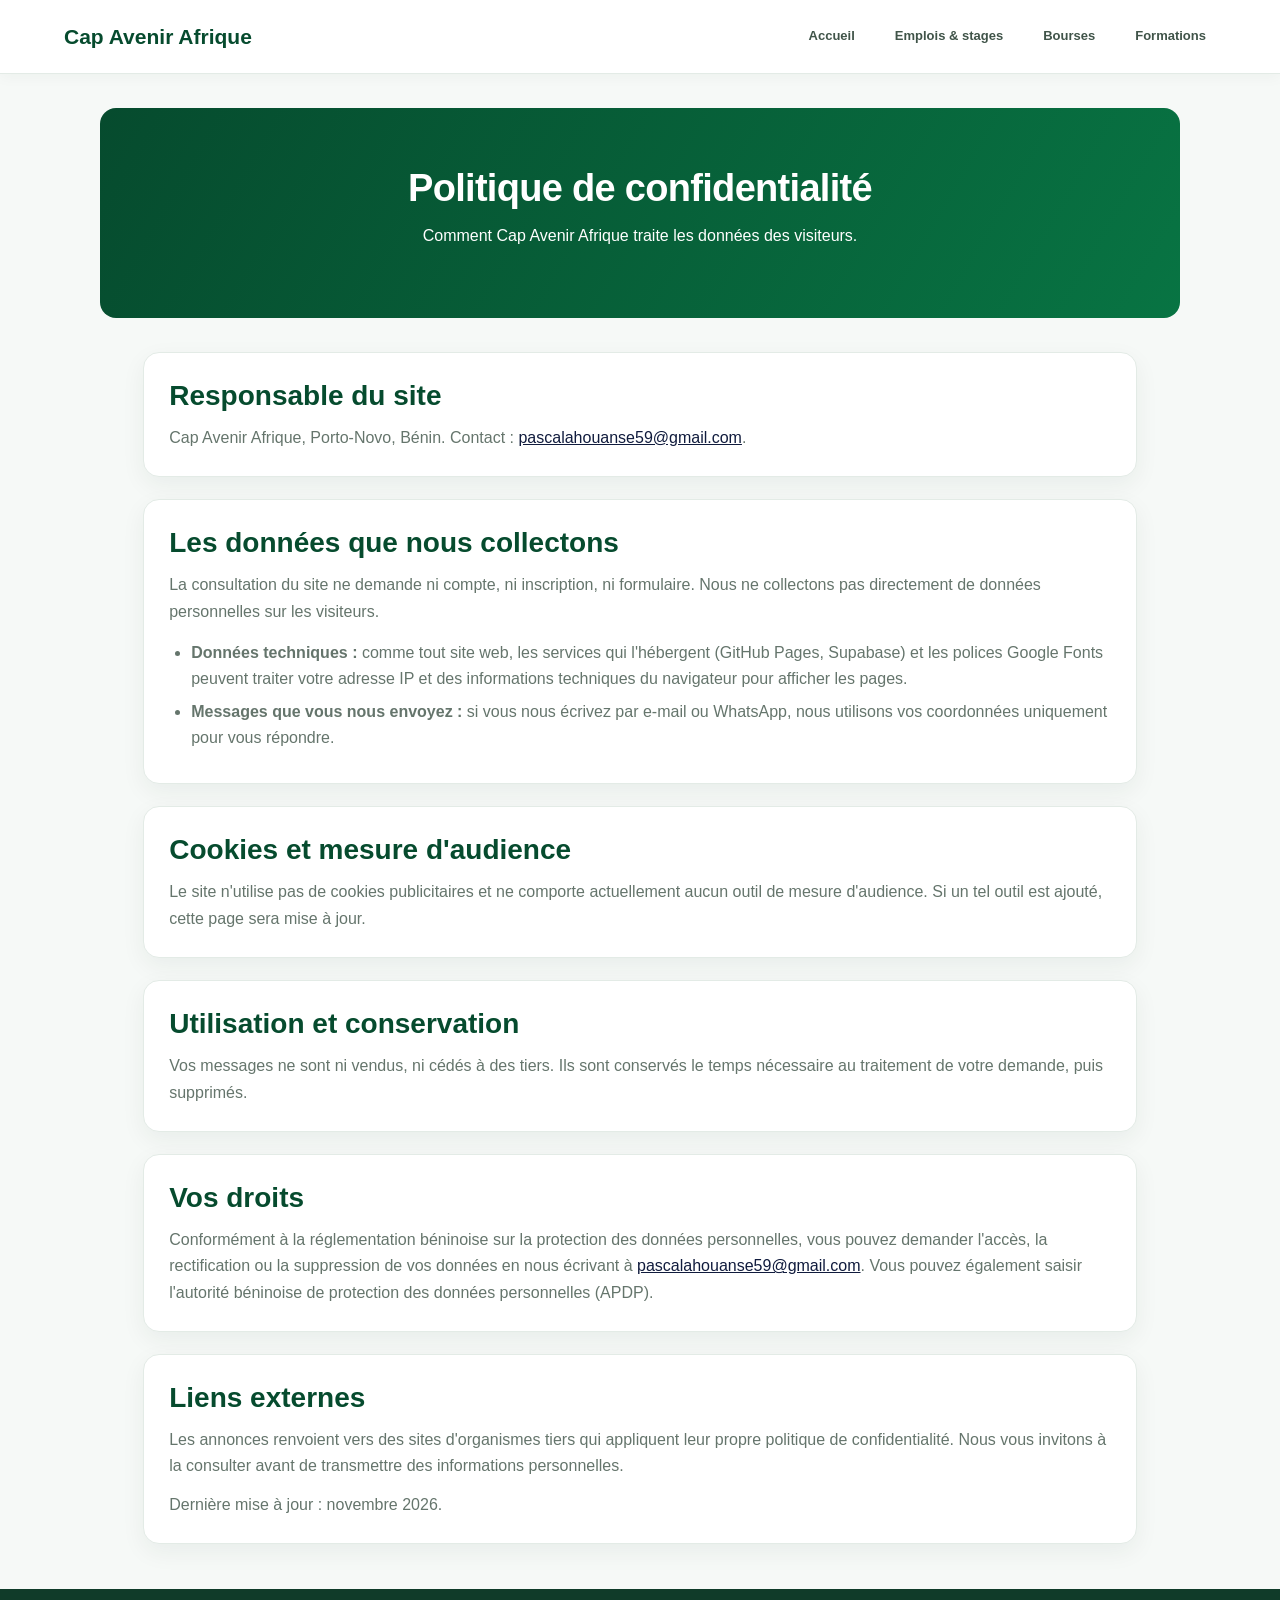
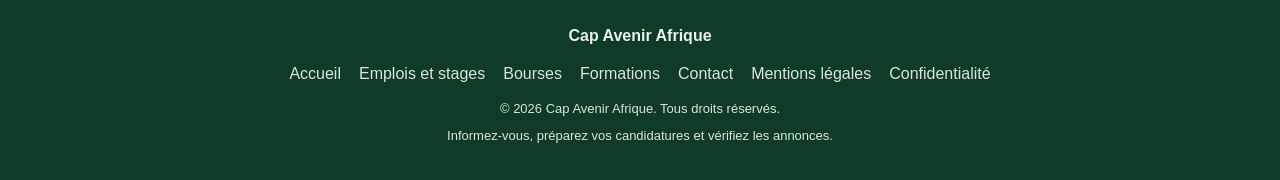
<file: confidentialite.html>
<!DOCTYPE html>
<html lang="fr">
<head>
  <link rel="icon" type="image/png" href="cap-avenir-afrique-favicon.png">
<link rel="shortcut icon" href="favicon.ico">
    <link rel="stylesheet" href="cap-avenir-afrique-theme-bleu-nuit-or.css">
<meta charset="UTF-8">
  <meta name="viewport" content="width=device-width, initial-scale=1.0">

  <title>Politique de confidentialité | Cap Avenir Afrique</title>

  <meta name="description" content="Politique de confidentialité de Cap Avenir Afrique : données collectées, cookies, conservation et droits des visiteurs.">

  <meta name="robots" content="index, follow">
  <link rel="canonical" href="https://agossoupas.github.io/Cap-avenir-afrique/confidentialite.html">

  <meta name="theme-color" content="#101b3d">

  <meta property="og:title" content="Confidentialité | Cap Avenir Afrique">
  <meta property="og:description" content="Politique de confidentialité de Cap Avenir Afrique : données collectées, cookies, conservation et droits des visiteurs.">
  <meta property="og:type" content="website">
  <meta property="og:url" content="https://agossoupas.github.io/Cap-avenir-afrique/confidentialite.html">

  <style>
    * {
      box-sizing: border-box;
      margin: 0;
      padding: 0;
    }

    body {
      font-family: Arial, Helvetica, sans-serif;
      background: #f4f7f5;
      color: #243247;
      line-height: 1.7;
    }

    a {
      color: inherit;
    }

    header {
      background: white;
      padding: 18px 5%;
      display: flex;
      align-items: center;
      justify-content: space-between;
      flex-wrap: wrap;
      gap: 15px;
      box-shadow: 0 2px 10px #0000000b;
    }

    .logo {
      color: #087443;
      font-size: 23px;
      font-weight: bold;
      text-decoration: none;
    }

    nav {
      display: flex;
      flex-wrap: wrap;
      gap: 16px;
    }

    nav a {
      color: #243247;
      text-decoration: none;
      font-weight: bold;
      font-size: 14px;
    }

    nav a:hover {
      color: #087443;
    }

    .hero {
      background: linear-gradient(135deg, #064b2e, #0b9658);
      color: white;
      padding: 52px 20px;
      text-align: center;
    }

    .hero h1 {
      font-size: clamp(28px, 4vw, 38px);
      margin-bottom: 12px;
      line-height: 1.3;
    }

    .hero p {
      max-width: 760px;
      margin: auto;
    }

    .container {
      width: 92%;
      max-width: 1100px;
      margin: 35px auto;
    }

    .panel {
      background: white;
      padding: 24px;
      border-radius: 12px;
      box-shadow: 0 3px 12px #0000000b;
      margin-bottom: 28px;
    }

    .panel h2 {
      color: #064b2e;
      margin-bottom: 12px;
      line-height: 1.4;
    }

    .panel p + p {
      margin-top: 12px;
    }

    .search-panel h2 {
      color: #087443;
      font-size: 21px;
      margin-bottom: 15px;
    }

    .filters {
      display: grid;
      grid-template-columns: 2fr 1fr 1fr;
      gap: 12px;
    }

    input,
    select {
      width: 100%;
      padding: 12px;
      border: 1px solid #ccd5df;
      border-radius: 7px;
      font-size: 15px;
      background: white;
      color: #243247;
    }

    input:focus,
    select:focus {
      outline: 2px solid #087443;
      outline-offset: 1px;
    }

    .results-heading {
      color: #064b2e;
      margin-bottom: 8px;
    }

    .results-info {
      margin-bottom: 18px;
      color: #536276;
      font-size: 14px;
    }

    #resultats {
      display: grid;
      grid-template-columns: repeat(auto-fit, minmax(260px, 1fr));
      gap: 20px;
    }

    .card {
      background: white;
      border: 1px solid #e1e9e3;
      border-top: 4px solid #087443;
      padding: 22px;
      border-radius: 10px;
      overflow-wrap: anywhere;
    }

    .card h3 {
      color: #087443;
      margin-bottom: 12px;
      font-size: 20px;
      line-height: 1.4;
    }

    .card p {
      margin: 8px 0;
      font-size: 14px;
    }

    .badge {
      display: inline-block;
      background: #dff5e7;
      color: #075b36;
      border-radius: 20px;
      padding: 4px 10px;
      font-size: 12px;
      font-weight: bold;
      margin-bottom: 10px;
    }

    .button {
      display: inline-block;
      background: #087443;
      color: white;
      text-decoration: none;
      padding: 10px 14px;
      margin: 12px 7px 0 0;
      border: none;
      border-radius: 7px;
      font-size: 14px;
      font-weight: bold;
      cursor: pointer;
    }

    .button:hover {
      background: #064b2e;
    }

    .button-secondary {
      background: #2457a6;
    }

    .message {
      background: white;
      padding: 24px;
      text-align: center;
      border-radius: 10px;
      grid-column: 1 / -1;
      overflow-wrap: anywhere;
    }

    .message h3 {
      color: #064b2e;
      margin-bottom: 8px;
    }

    .info-grid {
      display: grid;
      grid-template-columns: repeat(auto-fit, minmax(220px, 1fr));
      gap: 18px;
      margin-top: 18px;
    }

    .info-box {
      background: #f4f9f5;
      border: 1px solid #e0ece3;
      border-radius: 10px;
      padding: 18px;
    }

    .info-box h3 {
      color: #087443;
      margin-bottom: 8px;
      font-size: 18px;
    }

    .info-box p {
      font-size: 14px;
    }

    .notice {
      background: #fff8e7;
      border-left: 5px solid #e4a11b;
      padding: 16px;
      border-radius: 7px;
      margin-top: 15px;
    }

    .tips-list {
      padding-left: 22px;
    }

    .tips-list li {
      margin-bottom: 12px;
    }

    .related-links {
      display: flex;
      flex-wrap: wrap;
      gap: 12px;
      margin-top: 15px;
    }

    footer {
      background: #16352a;
      color: white;
      text-align: center;
      padding: 28px 15px;
      margin-top: 45px;
    }

    footer a {
      color: #c8f4d9;
      text-decoration: none;
    }

    .footer-links {
      display: flex;
      justify-content: center;
      flex-wrap: wrap;
      gap: 15px;
      margin: 12px 0;
    }

    footer p {
      font-size: 13px;
      color: #d9e6df;
      margin-top: 5px;
    }

    @media (max-width: 700px) {
      header {
        justify-content: center;
      }

      nav {
        justify-content: center;
      }

      .hero {
        padding: 38px 18px;
      }

      .filters {
        grid-template-columns: 1fr;
      }

      .panel {
        padding: 19px;
      }
    }
  </style>
  <link rel="stylesheet" href="cap-avenir-afrique-theme-bleu-nuit-or.css">
  <link rel="stylesheet" href="refonte.css">
</head>

<body>

  <header>
    <a href="index.html" class="logo">Cap Avenir Afrique</a>

    <nav aria-label="Navigation principale">
      <a href="index.html">Accueil</a>
      <a href="emplois.html">Emplois &amp; stages</a>
      <a href="bourses.html">Bourses</a>
      <a href="formation.html">Formations</a>
    </nav>
  </header>

  <main>
    <section class="hero">
      <h1>Politique de confidentialité</h1>
      <p>Comment Cap Avenir Afrique traite les données des visiteurs.</p>
    </section>

    <div class="container">

      <section class="panel">
        <h2>Responsable du site</h2>
        <p>Cap Avenir Afrique, Porto-Novo, Bénin. Contact : <a href="mailto:pascalahouanse59@gmail.com">pascalahouanse59@gmail.com</a>.</p>
      </section>

      <section class="panel">
        <h2>Les données que nous collectons</h2>
        <p>
          La consultation du site ne demande ni compte, ni inscription, ni formulaire. Nous ne collectons
          pas directement de données personnelles sur les visiteurs.
        </p>
        <ul class="tips-list" style="margin-top: 15px;">
          <li><strong>Données techniques :</strong> comme tout site web, les services qui l'hébergent
              (GitHub Pages, Supabase) et les polices Google Fonts peuvent traiter votre adresse IP et des
              informations techniques du navigateur pour afficher les pages.</li>
          <li><strong>Messages que vous nous envoyez :</strong> si vous nous écrivez par e-mail ou WhatsApp,
              nous utilisons vos coordonnées uniquement pour vous répondre.</li>
        </ul>
      </section>

      <section class="panel">
        <h2>Cookies et mesure d'audience</h2>
        <p>
          Le site n'utilise pas de cookies publicitaires et ne comporte actuellement aucun outil de mesure
          d'audience. Si un tel outil est ajouté, cette page sera mise à jour.
        </p>
      </section>

      <section class="panel">
        <h2>Utilisation et conservation</h2>
        <p>
          Vos messages ne sont ni vendus, ni cédés à des tiers. Ils sont conservés le temps nécessaire
          au traitement de votre demande, puis supprimés.
        </p>
      </section>

      <section class="panel">
        <h2>Vos droits</h2>
        <p>
          Conformément à la réglementation béninoise sur la protection des données personnelles, vous pouvez
          demander l'accès, la rectification ou la suppression de vos données en nous écrivant à
          <a href="mailto:pascalahouanse59@gmail.com">pascalahouanse59@gmail.com</a>. Vous pouvez également
          saisir l'autorité béninoise de protection des données personnelles (APDP).
        </p>
      </section>

      <section class="panel">
        <h2>Liens externes</h2>
        <p>
          Les annonces renvoient vers des sites d'organismes tiers qui appliquent leur propre politique de
          confidentialité. Nous vous invitons à la consulter avant de transmettre des informations personnelles.
        </p>
        <p>Dernière mise à jour : novembre 2026.</p>
      </section>
    </div>
  </main>

  <footer>
    <strong>Cap Avenir Afrique</strong>

    <div class="footer-links">
      <a href="index.html">Accueil</a>
      <a href="emplois.html">Emplois et stages</a>
      <a href="bourses.html">Bourses</a>
      <a href="formation.html">Formations</a>
      <a href="contact.html">Contact</a>
      <a href="mentions-legales.html">Mentions légales</a>
      <a href="confidentialite.html">Confidentialité</a>
    </div>

    <p>© <span id="annee"></span> Cap Avenir Afrique. Tous droits réservés.</p>
    <p>Informez-vous, préparez vos candidatures et vérifiez les annonces.</p>
  </footer>

  <script>document.getElementById("annee").textContent = new Date().getFullYear();</script>

</body>
</html>
</file>
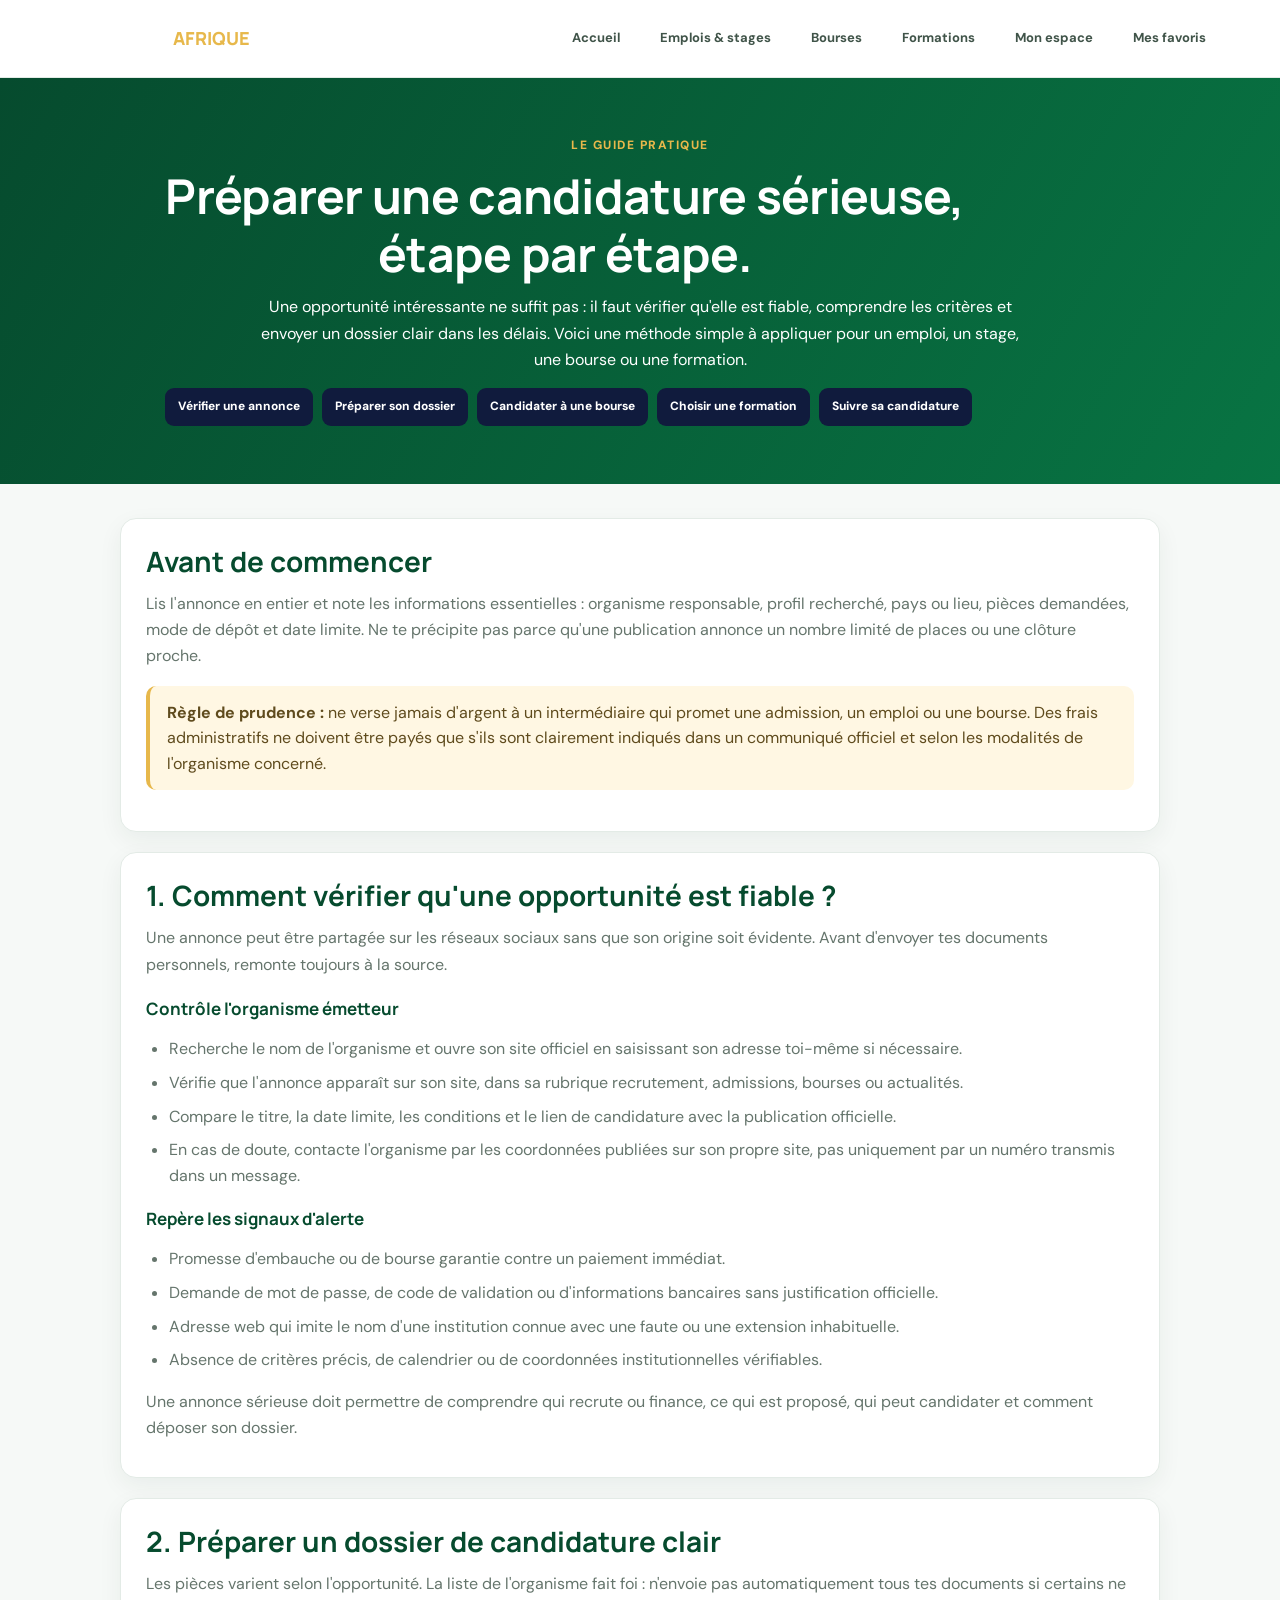
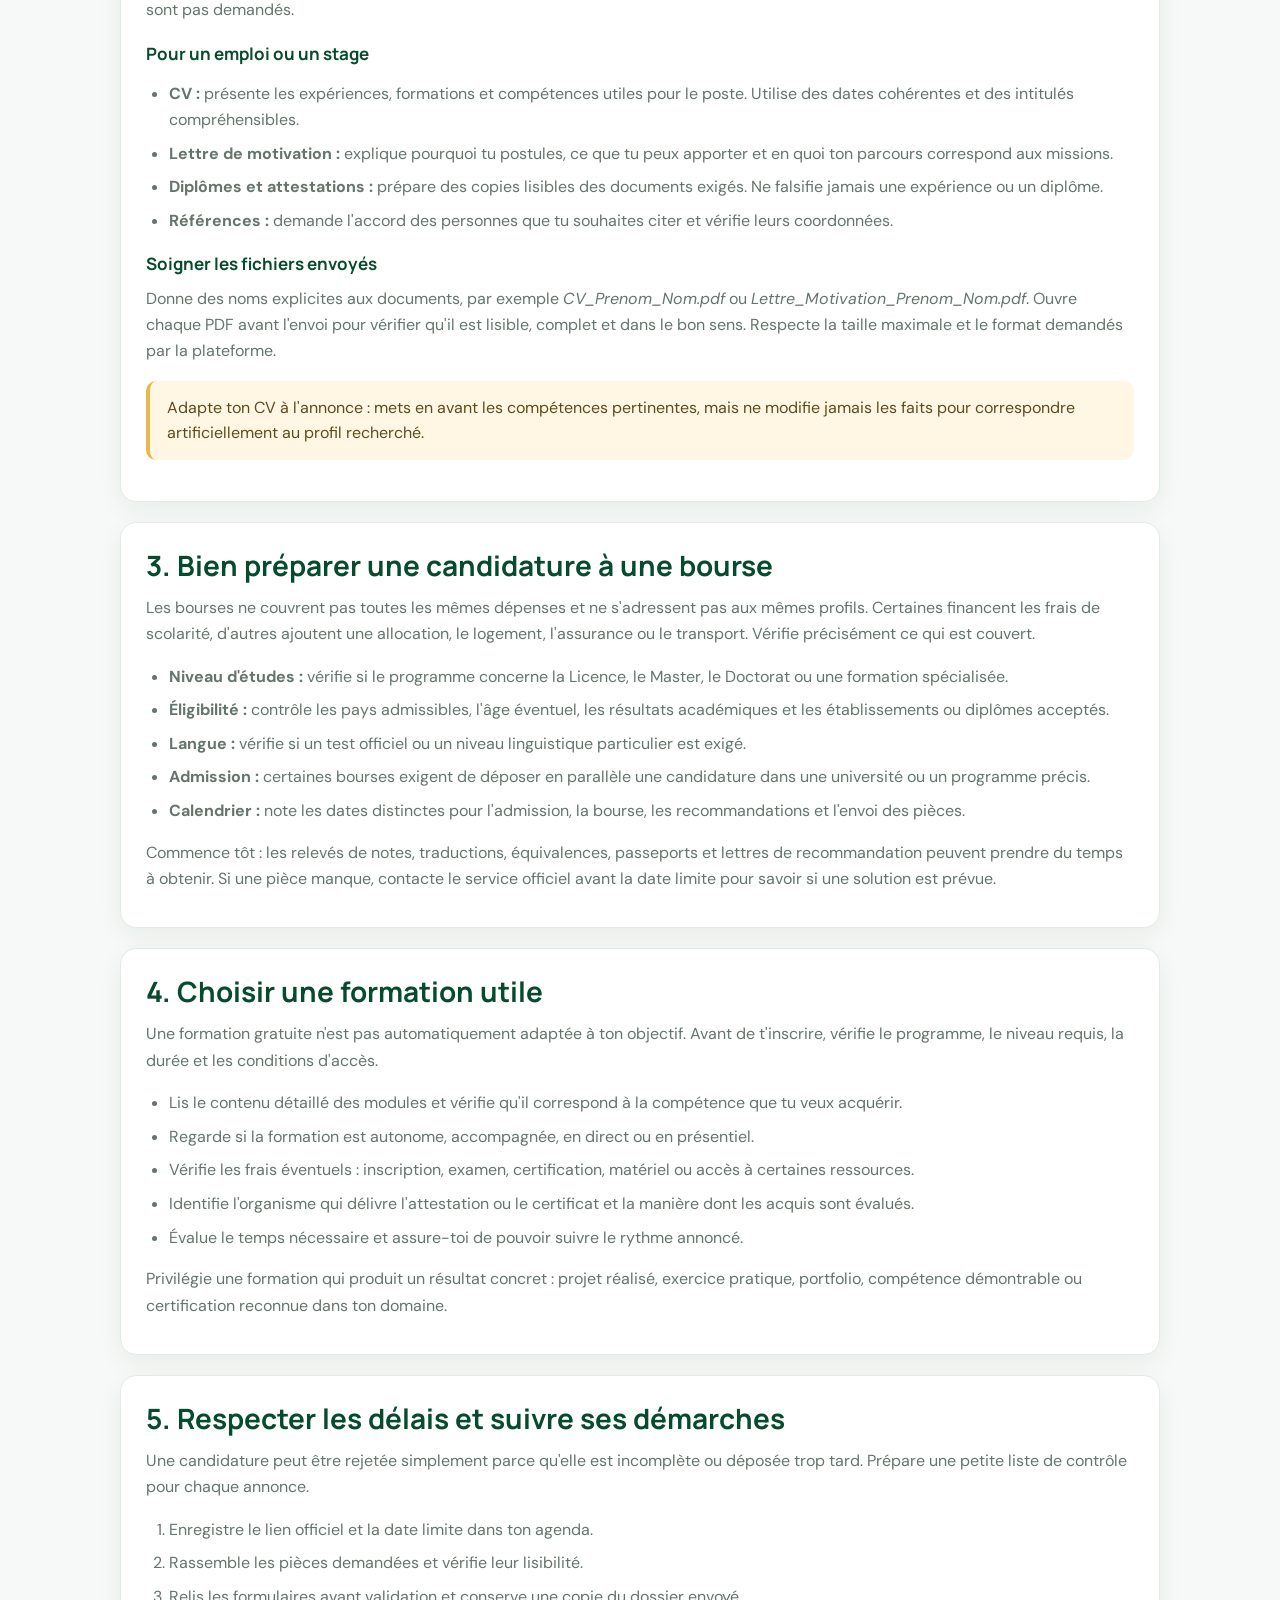
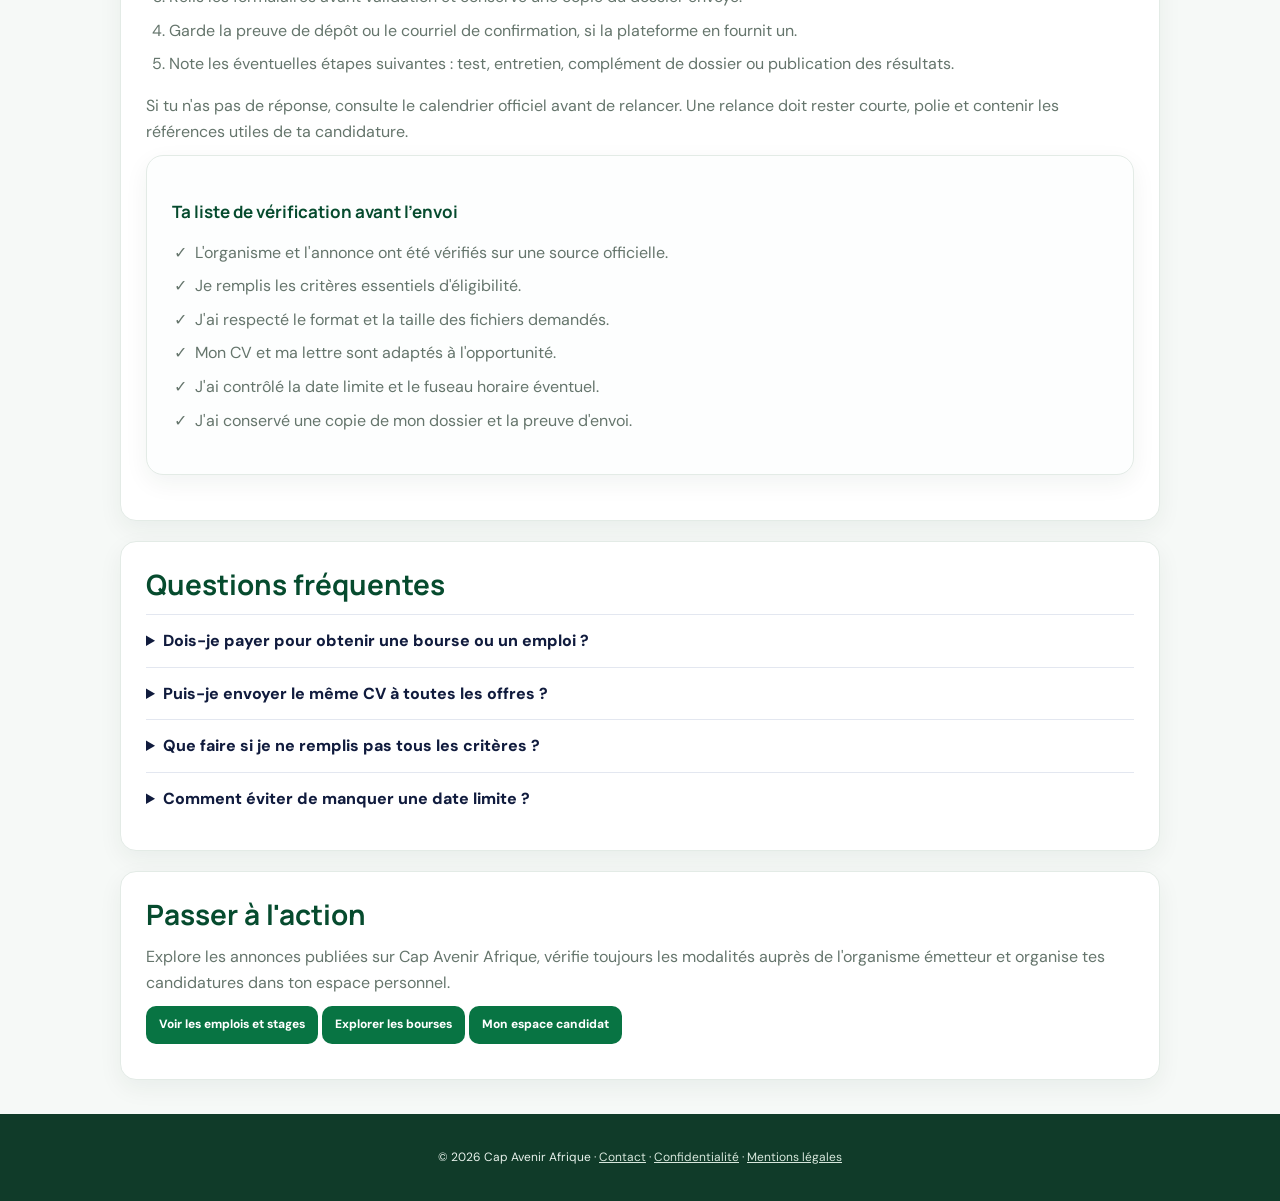
<file: conseils.html>
<!doctype html>
<html lang="fr">
<head>
  <meta charset="utf-8">
  <meta name="viewport" content="width=device-width,initial-scale=1">
  <title>Conseils pour réussir ses candidatures | Cap Avenir Afrique</title>
  <meta name="description" content="Méthode pratique pour vérifier une opportunité, préparer un dossier de candidature, rechercher une bourse ou choisir une formation en Afrique et à l'international.">
  <meta name="robots" content="index,follow">
  <meta name="theme-color" content="#101b3d">
  <link rel="canonical" href="https://agossoupas.github.io/Cap-avenir-afrique/conseils.html">
  <meta property="og:type" content="article">
  <meta property="og:title" content="Conseils pour réussir ses candidatures | Cap Avenir Afrique">
  <meta property="og:description" content="Des étapes concrètes pour vérifier les annonces et préparer des candidatures sérieuses.">
  <meta property="og:url" content="https://agossoupas.github.io/Cap-avenir-afrique/conseils.html">
  <link rel="icon" type="image/png" href="cap-avenir-afrique-favicon.png">
  <link rel="preconnect" href="https://fonts.googleapis.com">
  <link rel="preconnect" href="https://fonts.gstatic.com" crossorigin>
  <link href="https://fonts.googleapis.com/css2?family=DM+Sans:wght@400;500;600;700;800&family=Manrope:wght@600;700;800&display=swap" rel="stylesheet">
  <style>
    :root{--navy:#101b3d;--gold:#e7b84b;--ink:#202943;--muted:#65708a;--paper:#f6f7fb;--line:#e3e7f0}
    *{box-sizing:border-box}body{margin:0;background:var(--paper);color:var(--ink);font:16px "DM Sans",Arial,sans-serif;line-height:1.75}
    header{background:linear-gradient(115deg,#101b3d,#22366d);color:#fff;padding:20px 5%;display:flex;justify-content:space-between;align-items:center;gap:18px;flex-wrap:wrap}
    .brand{font:800 18px Manrope,sans-serif;color:#fff;text-decoration:none}.brand span{color:var(--gold)}
    nav{display:flex;gap:9px 18px;flex-wrap:wrap}nav a{color:#fff;text-decoration:none;font-size:13px;font-weight:700}
    .hero{background:linear-gradient(120deg,#101b3d,#22366d);color:#fff;padding:58px 5% 66px}
    .hero-inner{max-width:950px;margin:auto}.eyebrow{color:var(--gold);font-size:12px;font-weight:800;letter-spacing:1.5px;text-transform:uppercase}
    h1,h2,h3{font-family:Manrope,sans-serif;line-height:1.3}h1{font-size:clamp(30px,5vw,48px);max-width:800px;margin:12px 0}
    .hero p{color:#e1e7f3;max-width:760px;margin:0}
    main{max-width:980px;margin:34px auto;padding:0 20px}
    .intro,.article-section,.checklist,.faq{background:#fff;border:1px solid var(--line);border-radius:17px;padding:25px;margin-bottom:20px;box-shadow:0 12px 32px #101b3d0a}
    h2{color:var(--navy);font-size:23px;margin:0 0 12px}h3{font-size:17px;color:#22366d;margin:20px 0 8px}
    p{margin:10px 0;color:#4e5a73}ul,ol{padding-left:23px;color:#4e5a73}li{margin:8px 0}
    .note{background:#fff7e3;border-left:4px solid var(--gold);padding:14px 17px;border-radius:10px;color:#5f4b1d;margin:16px 0}
    .toc{display:flex;flex-wrap:wrap;gap:9px;margin-top:15px}.toc a,.cta{display:inline-block;background:#101b3d;color:white;text-decoration:none;padding:9px 13px;border-radius:9px;font-size:12px;font-weight:800}.toc a:hover,.cta:hover{background:#263b70}
    .cta.gold{background:var(--gold);color:#202943}
    .checklist{background:#fdfefe}.checklist ul{list-style:"✓  "}
    .faq details{border-top:1px solid var(--line);padding:13px 0}.faq summary{font-weight:800;color:var(--navy);cursor:pointer}.faq details p{margin-bottom:0}
    footer{background:#101b3d;color:#e1e7f3;padding:28px 5%;text-align:center;font-size:12px}footer a{color:#fff}
    @media(max-width:650px){header{justify-content:center;text-align:center}.hero{padding:42px 5%}.intro,.article-section,.checklist,.faq{padding:19px}main{padding:0 13px;margin:20px auto}}
  </style>
  <link rel="stylesheet" href="cap-avenir-afrique-theme-bleu-nuit-or.css">
  <script type="application/ld+json">
  {"@context":"https://schema.org","@type":"Article","headline":"Conseils pratiques pour réussir ses candidatures","description":"Méthode pratique pour vérifier une opportunité et préparer un dossier de candidature.","inLanguage":"fr","datePublished":"2026-11-25","dateModified":"2026-11-25","author":{"@type":"Organization","name":"Cap Avenir Afrique"},"publisher":{"@type":"Organization","name":"Cap Avenir Afrique"},"mainEntityOfPage":"https://agossoupas.github.io/Cap-avenir-afrique/conseils.html"}
  </script>
  <script async src="https://pagead2.googlesyndication.com/pagead/js/adsbygoogle.js?client=ca-pub-1819190644605635" crossorigin="anonymous"></script>
  <link rel="stylesheet" href="refonte.css">
</head>
<body>
<header>
  <a class="brand" href="index.html">CAP AVENIR <span>AFRIQUE</span></a>
  <nav aria-label="Navigation principale">
    <a href="index.html">Accueil</a><a href="emplois.html">Emplois & stages</a><a href="bourses.html">Bourses</a><a href="formation.html">Formations</a><a href="espace-candidat.html">Mon espace</a><a href="favoris.html">Mes favoris</a>
  </nav>
</header>
<section class="hero"><div class="hero-inner">
  <div class="eyebrow">Le guide pratique</div>
  <h1>Préparer une candidature sérieuse, étape par étape.</h1>
  <p>Une opportunité intéressante ne suffit pas : il faut vérifier qu'elle est fiable, comprendre les critères et envoyer un dossier clair dans les délais. Voici une méthode simple à appliquer pour un emploi, un stage, une bourse ou une formation.</p>
  <div class="toc"><a href="#verifier">Vérifier une annonce</a><a href="#dossier">Préparer son dossier</a><a href="#bourse">Candidater à une bourse</a><a href="#formation">Choisir une formation</a><a href="#suivi">Suivre sa candidature</a></div>
</div></section>
<main>
  <section class="intro">
    <h2>Avant de commencer</h2>
    <p>Lis l'annonce en entier et note les informations essentielles : organisme responsable, profil recherché, pays ou lieu, pièces demandées, mode de dépôt et date limite. Ne te précipite pas parce qu'une publication annonce un nombre limité de places ou une clôture proche.</p>
    <div class="note"><strong>Règle de prudence :</strong> ne verse jamais d'argent à un intermédiaire qui promet une admission, un emploi ou une bourse. Des frais administratifs ne doivent être payés que s'ils sont clairement indiqués dans un communiqué officiel et selon les modalités de l'organisme concerné.</div>
  </section>

  <section class="article-section" id="verifier">
    <h2>1. Comment vérifier qu'une opportunité est fiable ?</h2>
    <p>Une annonce peut être partagée sur les réseaux sociaux sans que son origine soit évidente. Avant d'envoyer tes documents personnels, remonte toujours à la source.</p>
    <h3>Contrôle l'organisme émetteur</h3>
    <ul>
      <li>Recherche le nom de l'organisme et ouvre son site officiel en saisissant son adresse toi-même si nécessaire.</li>
      <li>Vérifie que l'annonce apparaît sur son site, dans sa rubrique recrutement, admissions, bourses ou actualités.</li>
      <li>Compare le titre, la date limite, les conditions et le lien de candidature avec la publication officielle.</li>
      <li>En cas de doute, contacte l'organisme par les coordonnées publiées sur son propre site, pas uniquement par un numéro transmis dans un message.</li>
    </ul>
    <h3>Repère les signaux d'alerte</h3>
    <ul>
      <li>Promesse d'embauche ou de bourse garantie contre un paiement immédiat.</li>
      <li>Demande de mot de passe, de code de validation ou d'informations bancaires sans justification officielle.</li>
      <li>Adresse web qui imite le nom d'une institution connue avec une faute ou une extension inhabituelle.</li>
      <li>Absence de critères précis, de calendrier ou de coordonnées institutionnelles vérifiables.</li>
    </ul>
    <p>Une annonce sérieuse doit permettre de comprendre qui recrute ou finance, ce qui est proposé, qui peut candidater et comment déposer son dossier.</p>
  </section>

  <section class="article-section" id="dossier">
    <h2>2. Préparer un dossier de candidature clair</h2>
    <p>Les pièces varient selon l'opportunité. La liste de l'organisme fait foi : n'envoie pas automatiquement tous tes documents si certains ne sont pas demandés.</p>
    <h3>Pour un emploi ou un stage</h3>
    <ul>
      <li><strong>CV :</strong> présente les expériences, formations et compétences utiles pour le poste. Utilise des dates cohérentes et des intitulés compréhensibles.</li>
      <li><strong>Lettre de motivation :</strong> explique pourquoi tu postules, ce que tu peux apporter et en quoi ton parcours correspond aux missions.</li>
      <li><strong>Diplômes et attestations :</strong> prépare des copies lisibles des documents exigés. Ne falsifie jamais une expérience ou un diplôme.</li>
      <li><strong>Références :</strong> demande l'accord des personnes que tu souhaites citer et vérifie leurs coordonnées.</li>
    </ul>
    <h3>Soigner les fichiers envoyés</h3>
    <p>Donne des noms explicites aux documents, par exemple <em>CV_Prenom_Nom.pdf</em> ou <em>Lettre_Motivation_Prenom_Nom.pdf</em>. Ouvre chaque PDF avant l'envoi pour vérifier qu'il est lisible, complet et dans le bon sens. Respecte la taille maximale et le format demandés par la plateforme.</p>
    <div class="note">Adapte ton CV à l'annonce : mets en avant les compétences pertinentes, mais ne modifie jamais les faits pour correspondre artificiellement au profil recherché.</div>
  </section>

  <section class="article-section" id="bourse">
    <h2>3. Bien préparer une candidature à une bourse</h2>
    <p>Les bourses ne couvrent pas toutes les mêmes dépenses et ne s'adressent pas aux mêmes profils. Certaines financent les frais de scolarité, d'autres ajoutent une allocation, le logement, l'assurance ou le transport. Vérifie précisément ce qui est couvert.</p>
    <ul>
      <li><strong>Niveau d'études :</strong> vérifie si le programme concerne la Licence, le Master, le Doctorat ou une formation spécialisée.</li>
      <li><strong>Éligibilité :</strong> contrôle les pays admissibles, l'âge éventuel, les résultats académiques et les établissements ou diplômes acceptés.</li>
      <li><strong>Langue :</strong> vérifie si un test officiel ou un niveau linguistique particulier est exigé.</li>
      <li><strong>Admission :</strong> certaines bourses exigent de déposer en parallèle une candidature dans une université ou un programme précis.</li>
      <li><strong>Calendrier :</strong> note les dates distinctes pour l'admission, la bourse, les recommandations et l'envoi des pièces.</li>
    </ul>
    <p>Commence tôt : les relevés de notes, traductions, équivalences, passeports et lettres de recommandation peuvent prendre du temps à obtenir. Si une pièce manque, contacte le service officiel avant la date limite pour savoir si une solution est prévue.</p>
  </section>

  <section class="article-section" id="formation">
    <h2>4. Choisir une formation utile</h2>
    <p>Une formation gratuite n'est pas automatiquement adaptée à ton objectif. Avant de t'inscrire, vérifie le programme, le niveau requis, la durée et les conditions d'accès.</p>
    <ul>
      <li>Lis le contenu détaillé des modules et vérifie qu'il correspond à la compétence que tu veux acquérir.</li>
      <li>Regarde si la formation est autonome, accompagnée, en direct ou en présentiel.</li>
      <li>Vérifie les frais éventuels : inscription, examen, certification, matériel ou accès à certaines ressources.</li>
      <li>Identifie l'organisme qui délivre l'attestation ou le certificat et la manière dont les acquis sont évalués.</li>
      <li>Évalue le temps nécessaire et assure-toi de pouvoir suivre le rythme annoncé.</li>
    </ul>
    <p>Privilégie une formation qui produit un résultat concret : projet réalisé, exercice pratique, portfolio, compétence démontrable ou certification reconnue dans ton domaine.</p>
  </section>

  <section class="article-section" id="suivi">
    <h2>5. Respecter les délais et suivre ses démarches</h2>
    <p>Une candidature peut être rejetée simplement parce qu'elle est incomplète ou déposée trop tard. Prépare une petite liste de contrôle pour chaque annonce.</p>
    <ol>
      <li>Enregistre le lien officiel et la date limite dans ton agenda.</li>
      <li>Rassemble les pièces demandées et vérifie leur lisibilité.</li>
      <li>Relis les formulaires avant validation et conserve une copie du dossier envoyé.</li>
      <li>Garde la preuve de dépôt ou le courriel de confirmation, si la plateforme en fournit un.</li>
      <li>Note les éventuelles étapes suivantes : test, entretien, complément de dossier ou publication des résultats.</li>
    </ol>
    <p>Si tu n'as pas de réponse, consulte le calendrier officiel avant de relancer. Une relance doit rester courte, polie et contenir les références utiles de ta candidature.</p>
    <div class="checklist">
      <h3>Ta liste de vérification avant l'envoi</h3>
      <ul>
        <li>L'organisme et l'annonce ont été vérifiés sur une source officielle.</li>
        <li>Je remplis les critères essentiels d'éligibilité.</li>
        <li>J'ai respecté le format et la taille des fichiers demandés.</li>
        <li>Mon CV et ma lettre sont adaptés à l'opportunité.</li>
        <li>J'ai contrôlé la date limite et le fuseau horaire éventuel.</li>
        <li>J'ai conservé une copie de mon dossier et la preuve d'envoi.</li>
      </ul>
    </div>
  </section>

  <section class="faq">
    <h2>Questions fréquentes</h2>
    <details><summary>Dois-je payer pour obtenir une bourse ou un emploi ?</summary><p>Méfie-toi des intermédiaires qui promettent une sélection contre paiement. Certains organismes prévoient des frais précis, mais ils doivent être confirmés dans leurs documents officiels et réglés uniquement par les canaux indiqués.</p></details>
    <details><summary>Puis-je envoyer le même CV à toutes les offres ?</summary><p>Tu peux conserver une base de CV, mais adapte l'ordre des compétences, les expériences mises en avant et le résumé professionnel à chaque poste ou stage.</p></details>
    <details><summary>Que faire si je ne remplis pas tous les critères ?</summary><p>Ne déclare pas une qualification que tu ne possèdes pas. Vérifie si le critère est obligatoire ou souhaitable, puis demande une précision à l'organisme si le texte officiel reste ambigu.</p></details>
    <details><summary>Comment éviter de manquer une date limite ?</summary><p>Inscris la date dans ton agenda avec un rappel plusieurs jours avant et prévois du temps pour obtenir les pièces administratives ou les recommandations.</p></details>
  </section>

  <section class="intro">
    <h2>Passer à l'action</h2>
    <p>Explore les annonces publiées sur Cap Avenir Afrique, vérifie toujours les modalités auprès de l'organisme émetteur et organise tes candidatures dans ton espace personnel.</p>
    <p><a class="cta gold" href="emplois.html">Voir les emplois et stages</a> <a class="cta" href="bourses.html">Explorer les bourses</a> <a class="cta" href="espace-candidat.html">Mon espace candidat</a></p>
  </section>
</main>
<footer>© 2026 Cap Avenir Afrique · <a href="contact.html">Contact</a> · <a href="confidentialite.html">Confidentialité</a> · <a href="mentions-legales.html">Mentions légales</a></footer>
</body>
</html>
</file>
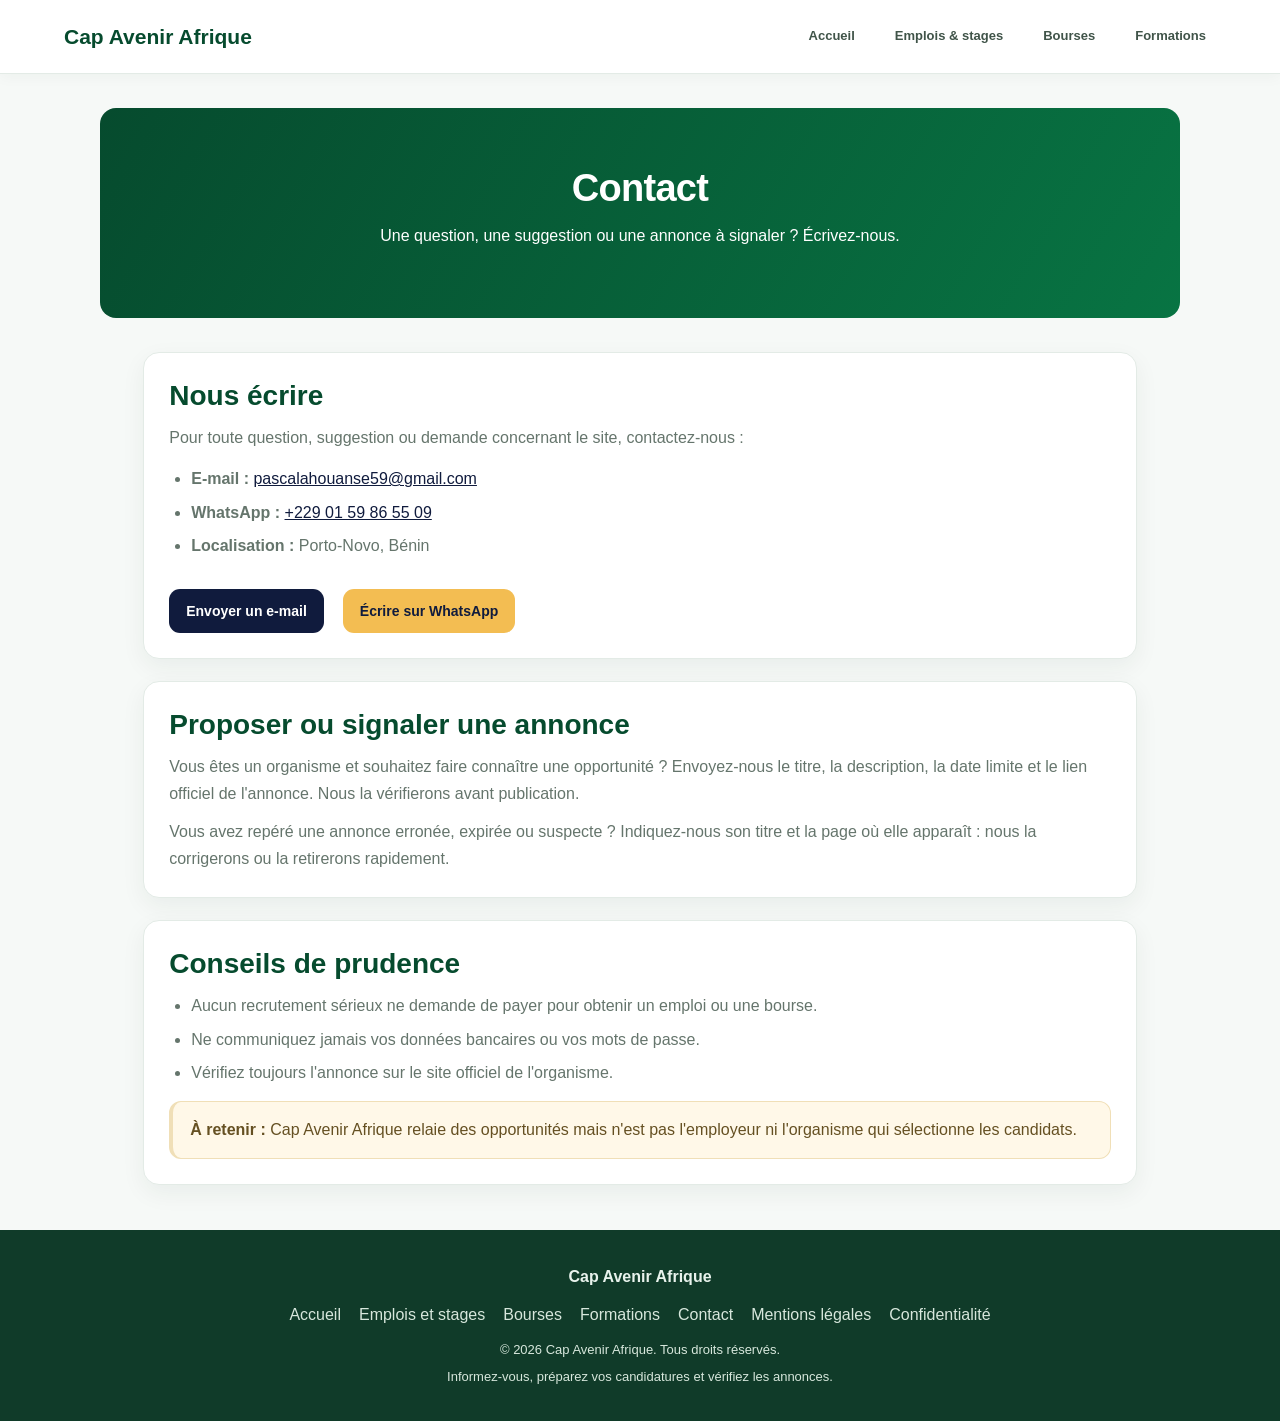
<file: contact.html>
<!DOCTYPE html>
<html lang="fr">
<head>
  <link rel="icon" type="image/png" href="cap-avenir-afrique-favicon.png">
<link rel="shortcut icon" href="favicon.ico">
    <link rel="stylesheet" href="cap-avenir-afrique-theme-bleu-nuit-or.css">
<meta charset="UTF-8">
  <meta name="viewport" content="width=device-width, initial-scale=1.0">

  <title>Contact | Cap Avenir Afrique</title>

  <meta name="description" content="Contactez Cap Avenir Afrique pour poser une question, proposer une annonce ou signaler une offre suspecte.">

  <meta name="robots" content="index, follow">
  <link rel="canonical" href="https://agossoupas.github.io/Cap-avenir-afrique/contact.html">

  <meta name="theme-color" content="#101b3d">

  <meta property="og:title" content="Contact | Cap Avenir Afrique">
  <meta property="og:description" content="Contactez Cap Avenir Afrique pour poser une question, proposer une annonce ou signaler une offre suspecte.">
  <meta property="og:type" content="website">
  <meta property="og:url" content="https://agossoupas.github.io/Cap-avenir-afrique/contact.html">

  <style>
    * {
      box-sizing: border-box;
      margin: 0;
      padding: 0;
    }

    body {
      font-family: Arial, Helvetica, sans-serif;
      background: #f4f7f5;
      color: #243247;
      line-height: 1.7;
    }

    a {
      color: inherit;
    }

    header {
      background: white;
      padding: 18px 5%;
      display: flex;
      align-items: center;
      justify-content: space-between;
      flex-wrap: wrap;
      gap: 15px;
      box-shadow: 0 2px 10px #0000000b;
    }

    .logo {
      color: #087443;
      font-size: 23px;
      font-weight: bold;
      text-decoration: none;
    }

    nav {
      display: flex;
      flex-wrap: wrap;
      gap: 16px;
    }

    nav a {
      color: #243247;
      text-decoration: none;
      font-weight: bold;
      font-size: 14px;
    }

    nav a:hover {
      color: #087443;
    }

    .hero {
      background: linear-gradient(135deg, #064b2e, #0b9658);
      color: white;
      padding: 52px 20px;
      text-align: center;
    }

    .hero h1 {
      font-size: clamp(28px, 4vw, 38px);
      margin-bottom: 12px;
      line-height: 1.3;
    }

    .hero p {
      max-width: 760px;
      margin: auto;
    }

    .container {
      width: 92%;
      max-width: 1100px;
      margin: 35px auto;
    }

    .panel {
      background: white;
      padding: 24px;
      border-radius: 12px;
      box-shadow: 0 3px 12px #0000000b;
      margin-bottom: 28px;
    }

    .panel h2 {
      color: #064b2e;
      margin-bottom: 12px;
      line-height: 1.4;
    }

    .panel p + p {
      margin-top: 12px;
    }

    .search-panel h2 {
      color: #087443;
      font-size: 21px;
      margin-bottom: 15px;
    }

    .filters {
      display: grid;
      grid-template-columns: 2fr 1fr 1fr;
      gap: 12px;
    }

    input,
    select {
      width: 100%;
      padding: 12px;
      border: 1px solid #ccd5df;
      border-radius: 7px;
      font-size: 15px;
      background: white;
      color: #243247;
    }

    input:focus,
    select:focus {
      outline: 2px solid #087443;
      outline-offset: 1px;
    }

    .results-heading {
      color: #064b2e;
      margin-bottom: 8px;
    }

    .results-info {
      margin-bottom: 18px;
      color: #536276;
      font-size: 14px;
    }

    #resultats {
      display: grid;
      grid-template-columns: repeat(auto-fit, minmax(260px, 1fr));
      gap: 20px;
    }

    .card {
      background: white;
      border: 1px solid #e1e9e3;
      border-top: 4px solid #087443;
      padding: 22px;
      border-radius: 10px;
      overflow-wrap: anywhere;
    }

    .card h3 {
      color: #087443;
      margin-bottom: 12px;
      font-size: 20px;
      line-height: 1.4;
    }

    .card p {
      margin: 8px 0;
      font-size: 14px;
    }

    .badge {
      display: inline-block;
      background: #dff5e7;
      color: #075b36;
      border-radius: 20px;
      padding: 4px 10px;
      font-size: 12px;
      font-weight: bold;
      margin-bottom: 10px;
    }

    .button {
      display: inline-block;
      background: #087443;
      color: white;
      text-decoration: none;
      padding: 10px 14px;
      margin: 12px 7px 0 0;
      border: none;
      border-radius: 7px;
      font-size: 14px;
      font-weight: bold;
      cursor: pointer;
    }

    .button:hover {
      background: #064b2e;
    }

    .button-secondary {
      background: #2457a6;
    }

    .message {
      background: white;
      padding: 24px;
      text-align: center;
      border-radius: 10px;
      grid-column: 1 / -1;
      overflow-wrap: anywhere;
    }

    .message h3 {
      color: #064b2e;
      margin-bottom: 8px;
    }

    .info-grid {
      display: grid;
      grid-template-columns: repeat(auto-fit, minmax(220px, 1fr));
      gap: 18px;
      margin-top: 18px;
    }

    .info-box {
      background: #f4f9f5;
      border: 1px solid #e0ece3;
      border-radius: 10px;
      padding: 18px;
    }

    .info-box h3 {
      color: #087443;
      margin-bottom: 8px;
      font-size: 18px;
    }

    .info-box p {
      font-size: 14px;
    }

    .notice {
      background: #fff8e7;
      border-left: 5px solid #e4a11b;
      padding: 16px;
      border-radius: 7px;
      margin-top: 15px;
    }

    .tips-list {
      padding-left: 22px;
    }

    .tips-list li {
      margin-bottom: 12px;
    }

    .related-links {
      display: flex;
      flex-wrap: wrap;
      gap: 12px;
      margin-top: 15px;
    }

    footer {
      background: #16352a;
      color: white;
      text-align: center;
      padding: 28px 15px;
      margin-top: 45px;
    }

    footer a {
      color: #c8f4d9;
      text-decoration: none;
    }

    .footer-links {
      display: flex;
      justify-content: center;
      flex-wrap: wrap;
      gap: 15px;
      margin: 12px 0;
    }

    footer p {
      font-size: 13px;
      color: #d9e6df;
      margin-top: 5px;
    }

    @media (max-width: 700px) {
      header {
        justify-content: center;
      }

      nav {
        justify-content: center;
      }

      .hero {
        padding: 38px 18px;
      }

      .filters {
        grid-template-columns: 1fr;
      }

      .panel {
        padding: 19px;
      }
    }
  </style>
  <link rel="stylesheet" href="cap-avenir-afrique-theme-bleu-nuit-or.css">
  <link rel="stylesheet" href="refonte.css">
</head>

<body>

  <header>
    <a href="index.html" class="logo">Cap Avenir Afrique</a>

    <nav aria-label="Navigation principale">
      <a href="index.html">Accueil</a>
      <a href="emplois.html">Emplois &amp; stages</a>
      <a href="bourses.html">Bourses</a>
      <a href="formation.html">Formations</a>
    </nav>
  </header>

  <main>
    <section class="hero">
      <h1>Contact</h1>
      <p>Une question, une suggestion ou une annonce à signaler ? Écrivez-nous.</p>
    </section>

    <div class="container">

      <section class="panel">
        <h2>Nous écrire</h2>
        <p>Pour toute question, suggestion ou demande concernant le site, contactez-nous :</p>
        <ul class="tips-list" style="margin-top: 15px;">
          <li><strong>E-mail :</strong> <a href="mailto:pascalahouanse59@gmail.com">pascalahouanse59@gmail.com</a></li>
          <li><strong>WhatsApp :</strong> <a href="https://wa.me/2290159865509" target="_blank" rel="noopener noreferrer">+229 01 59 86 55 09</a></li>
          <li><strong>Localisation :</strong> Porto-Novo, Bénin</li>
        </ul>
        <div class="related-links" style="margin-top: 18px;">
          <a class="button" href="mailto:pascalahouanse59@gmail.com">Envoyer un e-mail</a>
          <a class="button button-secondary" href="https://wa.me/2290159865509" target="_blank" rel="noopener noreferrer">Écrire sur WhatsApp</a>
        </div>
      </section>

      <section class="panel">
        <h2>Proposer ou signaler une annonce</h2>
        <p>
          Vous êtes un organisme et souhaitez faire connaître une opportunité ?
          Envoyez-nous le titre, la description, la date limite et le lien officiel
          de l'annonce. Nous la vérifierons avant publication.
        </p>
        <p>
          Vous avez repéré une annonce erronée, expirée ou suspecte ? Indiquez-nous
          son titre et la page où elle apparaît : nous la corrigerons ou la retirerons rapidement.
        </p>
      </section>

      <section class="panel">
        <h2>Conseils de prudence</h2>
        <ul class="tips-list">
          <li>Aucun recrutement sérieux ne demande de payer pour obtenir un emploi ou une bourse.</li>
          <li>Ne communiquez jamais vos données bancaires ou vos mots de passe.</li>
          <li>Vérifiez toujours l'annonce sur le site officiel de l'organisme.</li>
        </ul>
        <p class="notice">
          <strong>À retenir :</strong> Cap Avenir Afrique relaie des opportunités mais
          n'est pas l'employeur ni l'organisme qui sélectionne les candidats.
        </p>
      </section>
    </div>
  </main>

  <footer>
    <strong>Cap Avenir Afrique</strong>

    <div class="footer-links">
      <a href="index.html">Accueil</a>
      <a href="emplois.html">Emplois et stages</a>
      <a href="bourses.html">Bourses</a>
      <a href="formation.html">Formations</a>
      <a href="contact.html">Contact</a>
      <a href="mentions-legales.html">Mentions légales</a>
      <a href="confidentialite.html">Confidentialité</a>
    </div>

    <p>© <span id="annee"></span> Cap Avenir Afrique. Tous droits réservés.</p>
    <p>Informez-vous, préparez vos candidatures et vérifiez les annonces.</p>
  </footer>

  <script>document.getElementById("annee").textContent = new Date().getFullYear();</script>

</body>
</html>
</file>
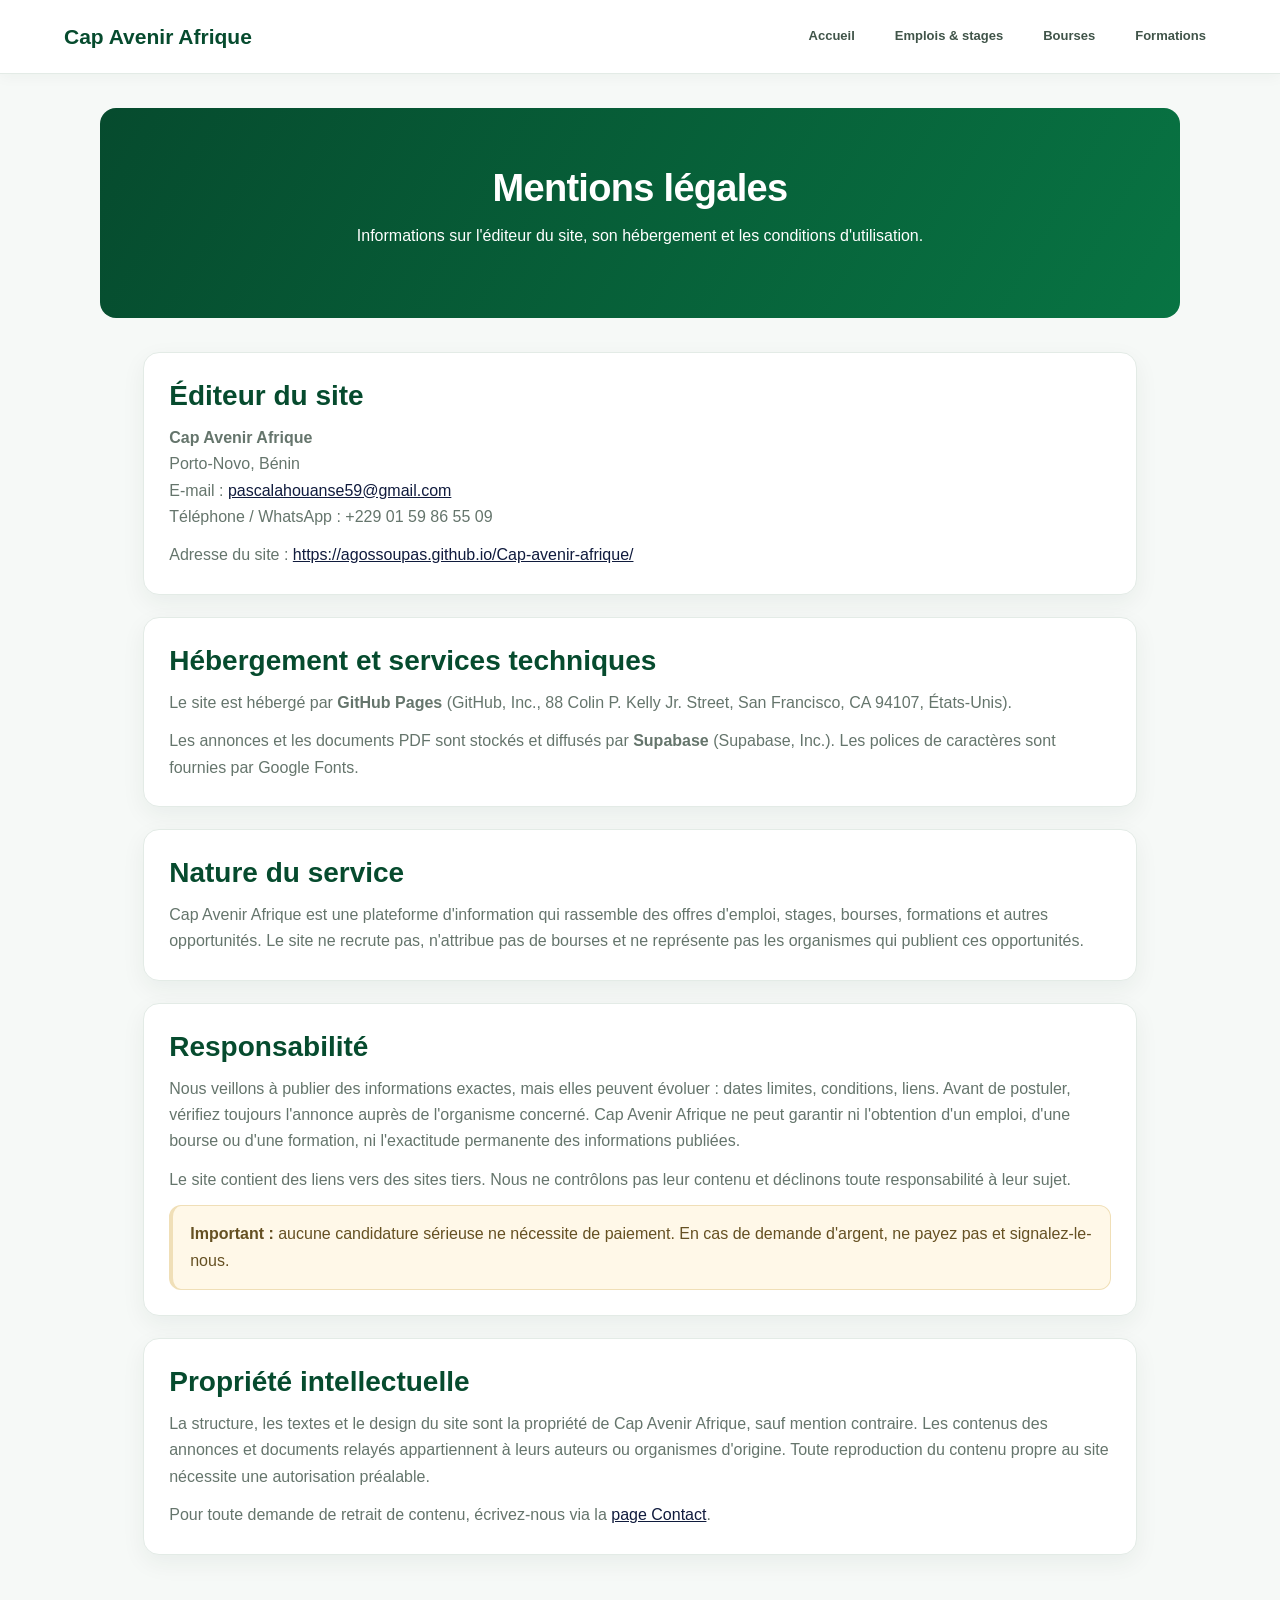
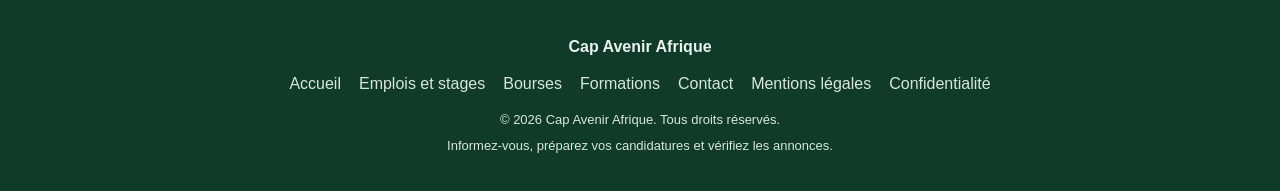
<file: mentions-legales.html>
<!DOCTYPE html>
<html lang="fr">
<head>
  <link rel="icon" type="image/png" href="cap-avenir-afrique-favicon.png">
<link rel="shortcut icon" href="favicon.ico">
    <link rel="stylesheet" href="cap-avenir-afrique-theme-bleu-nuit-or.css">
<meta charset="UTF-8">
  <meta name="viewport" content="width=device-width, initial-scale=1.0">

  <title>Mentions légales | Cap Avenir Afrique</title>

  <meta name="description" content="Mentions légales de Cap Avenir Afrique : éditeur, hébergement, responsabilité et propriété intellectuelle.">

  <meta name="robots" content="index, follow">
  <link rel="canonical" href="https://agossoupas.github.io/Cap-avenir-afrique/mentions-legales.html">

  <meta name="theme-color" content="#101b3d">

  <meta property="og:title" content="Mentions légales | Cap Avenir Afrique">
  <meta property="og:description" content="Mentions légales de Cap Avenir Afrique : éditeur, hébergement, responsabilité et propriété intellectuelle.">
  <meta property="og:type" content="website">
  <meta property="og:url" content="https://agossoupas.github.io/Cap-avenir-afrique/mentions-legales.html">

  <style>
    * {
      box-sizing: border-box;
      margin: 0;
      padding: 0;
    }

    body {
      font-family: Arial, Helvetica, sans-serif;
      background: #f4f7f5;
      color: #243247;
      line-height: 1.7;
    }

    a {
      color: inherit;
    }

    header {
      background: white;
      padding: 18px 5%;
      display: flex;
      align-items: center;
      justify-content: space-between;
      flex-wrap: wrap;
      gap: 15px;
      box-shadow: 0 2px 10px #0000000b;
    }

    .logo {
      color: #087443;
      font-size: 23px;
      font-weight: bold;
      text-decoration: none;
    }

    nav {
      display: flex;
      flex-wrap: wrap;
      gap: 16px;
    }

    nav a {
      color: #243247;
      text-decoration: none;
      font-weight: bold;
      font-size: 14px;
    }

    nav a:hover {
      color: #087443;
    }

    .hero {
      background: linear-gradient(135deg, #064b2e, #0b9658);
      color: white;
      padding: 52px 20px;
      text-align: center;
    }

    .hero h1 {
      font-size: clamp(28px, 4vw, 38px);
      margin-bottom: 12px;
      line-height: 1.3;
    }

    .hero p {
      max-width: 760px;
      margin: auto;
    }

    .container {
      width: 92%;
      max-width: 1100px;
      margin: 35px auto;
    }

    .panel {
      background: white;
      padding: 24px;
      border-radius: 12px;
      box-shadow: 0 3px 12px #0000000b;
      margin-bottom: 28px;
    }

    .panel h2 {
      color: #064b2e;
      margin-bottom: 12px;
      line-height: 1.4;
    }

    .panel p + p {
      margin-top: 12px;
    }

    .search-panel h2 {
      color: #087443;
      font-size: 21px;
      margin-bottom: 15px;
    }

    .filters {
      display: grid;
      grid-template-columns: 2fr 1fr 1fr;
      gap: 12px;
    }

    input,
    select {
      width: 100%;
      padding: 12px;
      border: 1px solid #ccd5df;
      border-radius: 7px;
      font-size: 15px;
      background: white;
      color: #243247;
    }

    input:focus,
    select:focus {
      outline: 2px solid #087443;
      outline-offset: 1px;
    }

    .results-heading {
      color: #064b2e;
      margin-bottom: 8px;
    }

    .results-info {
      margin-bottom: 18px;
      color: #536276;
      font-size: 14px;
    }

    #resultats {
      display: grid;
      grid-template-columns: repeat(auto-fit, minmax(260px, 1fr));
      gap: 20px;
    }

    .card {
      background: white;
      border: 1px solid #e1e9e3;
      border-top: 4px solid #087443;
      padding: 22px;
      border-radius: 10px;
      overflow-wrap: anywhere;
    }

    .card h3 {
      color: #087443;
      margin-bottom: 12px;
      font-size: 20px;
      line-height: 1.4;
    }

    .card p {
      margin: 8px 0;
      font-size: 14px;
    }

    .badge {
      display: inline-block;
      background: #dff5e7;
      color: #075b36;
      border-radius: 20px;
      padding: 4px 10px;
      font-size: 12px;
      font-weight: bold;
      margin-bottom: 10px;
    }

    .button {
      display: inline-block;
      background: #087443;
      color: white;
      text-decoration: none;
      padding: 10px 14px;
      margin: 12px 7px 0 0;
      border: none;
      border-radius: 7px;
      font-size: 14px;
      font-weight: bold;
      cursor: pointer;
    }

    .button:hover {
      background: #064b2e;
    }

    .button-secondary {
      background: #2457a6;
    }

    .message {
      background: white;
      padding: 24px;
      text-align: center;
      border-radius: 10px;
      grid-column: 1 / -1;
      overflow-wrap: anywhere;
    }

    .message h3 {
      color: #064b2e;
      margin-bottom: 8px;
    }

    .info-grid {
      display: grid;
      grid-template-columns: repeat(auto-fit, minmax(220px, 1fr));
      gap: 18px;
      margin-top: 18px;
    }

    .info-box {
      background: #f4f9f5;
      border: 1px solid #e0ece3;
      border-radius: 10px;
      padding: 18px;
    }

    .info-box h3 {
      color: #087443;
      margin-bottom: 8px;
      font-size: 18px;
    }

    .info-box p {
      font-size: 14px;
    }

    .notice {
      background: #fff8e7;
      border-left: 5px solid #e4a11b;
      padding: 16px;
      border-radius: 7px;
      margin-top: 15px;
    }

    .tips-list {
      padding-left: 22px;
    }

    .tips-list li {
      margin-bottom: 12px;
    }

    .related-links {
      display: flex;
      flex-wrap: wrap;
      gap: 12px;
      margin-top: 15px;
    }

    footer {
      background: #16352a;
      color: white;
      text-align: center;
      padding: 28px 15px;
      margin-top: 45px;
    }

    footer a {
      color: #c8f4d9;
      text-decoration: none;
    }

    .footer-links {
      display: flex;
      justify-content: center;
      flex-wrap: wrap;
      gap: 15px;
      margin: 12px 0;
    }

    footer p {
      font-size: 13px;
      color: #d9e6df;
      margin-top: 5px;
    }

    @media (max-width: 700px) {
      header {
        justify-content: center;
      }

      nav {
        justify-content: center;
      }

      .hero {
        padding: 38px 18px;
      }

      .filters {
        grid-template-columns: 1fr;
      }

      .panel {
        padding: 19px;
      }
    }
  </style>
  <link rel="stylesheet" href="cap-avenir-afrique-theme-bleu-nuit-or.css">
  <link rel="stylesheet" href="refonte.css">
</head>

<body>

  <header>
    <a href="index.html" class="logo">Cap Avenir Afrique</a>

    <nav aria-label="Navigation principale">
      <a href="index.html">Accueil</a>
      <a href="emplois.html">Emplois &amp; stages</a>
      <a href="bourses.html">Bourses</a>
      <a href="formation.html">Formations</a>
    </nav>
  </header>

  <main>
    <section class="hero">
      <h1>Mentions légales</h1>
      <p>Informations sur l'éditeur du site, son hébergement et les conditions d'utilisation.</p>
    </section>

    <div class="container">

      <section class="panel">
        <h2>Éditeur du site</h2>
        <p><strong>Cap Avenir Afrique</strong><br>
        Porto-Novo, Bénin<br>
        E-mail : <a href="mailto:pascalahouanse59@gmail.com">pascalahouanse59@gmail.com</a><br>
        Téléphone / WhatsApp : +229 01 59 86 55 09</p>
        <p>Adresse du site : <a href="https://agossoupas.github.io/Cap-avenir-afrique/">https://agossoupas.github.io/Cap-avenir-afrique/</a></p>
      </section>

      <section class="panel">
        <h2>Hébergement et services techniques</h2>
        <p>
          Le site est hébergé par <strong>GitHub Pages</strong> (GitHub, Inc., 88 Colin P. Kelly Jr. Street,
          San Francisco, CA 94107, États-Unis).
        </p>
        <p>
          Les annonces et les documents PDF sont stockés et diffusés par <strong>Supabase</strong> (Supabase, Inc.).
          Les polices de caractères sont fournies par Google Fonts.
        </p>
      </section>

      <section class="panel">
        <h2>Nature du service</h2>
        <p>
          Cap Avenir Afrique est une plateforme d'information qui rassemble des offres d'emploi, stages,
          bourses, formations et autres opportunités. Le site ne recrute pas, n'attribue pas de bourses
          et ne représente pas les organismes qui publient ces opportunités.
        </p>
      </section>

      <section class="panel">
        <h2>Responsabilité</h2>
        <p>
          Nous veillons à publier des informations exactes, mais elles peuvent évoluer : dates limites,
          conditions, liens. Avant de postuler, vérifiez toujours l'annonce auprès de l'organisme concerné.
          Cap Avenir Afrique ne peut garantir ni l'obtention d'un emploi, d'une bourse ou d'une formation,
          ni l'exactitude permanente des informations publiées.
        </p>
        <p>
          Le site contient des liens vers des sites tiers. Nous ne contrôlons pas leur contenu et déclinons
          toute responsabilité à leur sujet.
        </p>
        <p class="notice">
          <strong>Important :</strong> aucune candidature sérieuse ne nécessite de paiement. En cas de demande
          d'argent, ne payez pas et signalez-le-nous.
        </p>
      </section>

      <section class="panel">
        <h2>Propriété intellectuelle</h2>
        <p>
          La structure, les textes et le design du site sont la propriété de Cap Avenir Afrique, sauf mention
          contraire. Les contenus des annonces et documents relayés appartiennent à leurs auteurs ou organismes
          d'origine. Toute reproduction du contenu propre au site nécessite une autorisation préalable.
        </p>
        <p>Pour toute demande de retrait de contenu, écrivez-nous via la <a href="contact.html">page Contact</a>.</p>
      </section>
    </div>
  </main>

  <footer>
    <strong>Cap Avenir Afrique</strong>

    <div class="footer-links">
      <a href="index.html">Accueil</a>
      <a href="emplois.html">Emplois et stages</a>
      <a href="bourses.html">Bourses</a>
      <a href="formation.html">Formations</a>
      <a href="contact.html">Contact</a>
      <a href="mentions-legales.html">Mentions légales</a>
      <a href="confidentialite.html">Confidentialité</a>
    </div>

    <p>© <span id="annee"></span> Cap Avenir Afrique. Tous droits réservés.</p>
    <p>Informez-vous, préparez vos candidatures et vérifiez les annonces.</p>
  </footer>

  <script>document.getElementById("annee").textContent = new Date().getFullYear();</script>

</body>
</html>
</file>
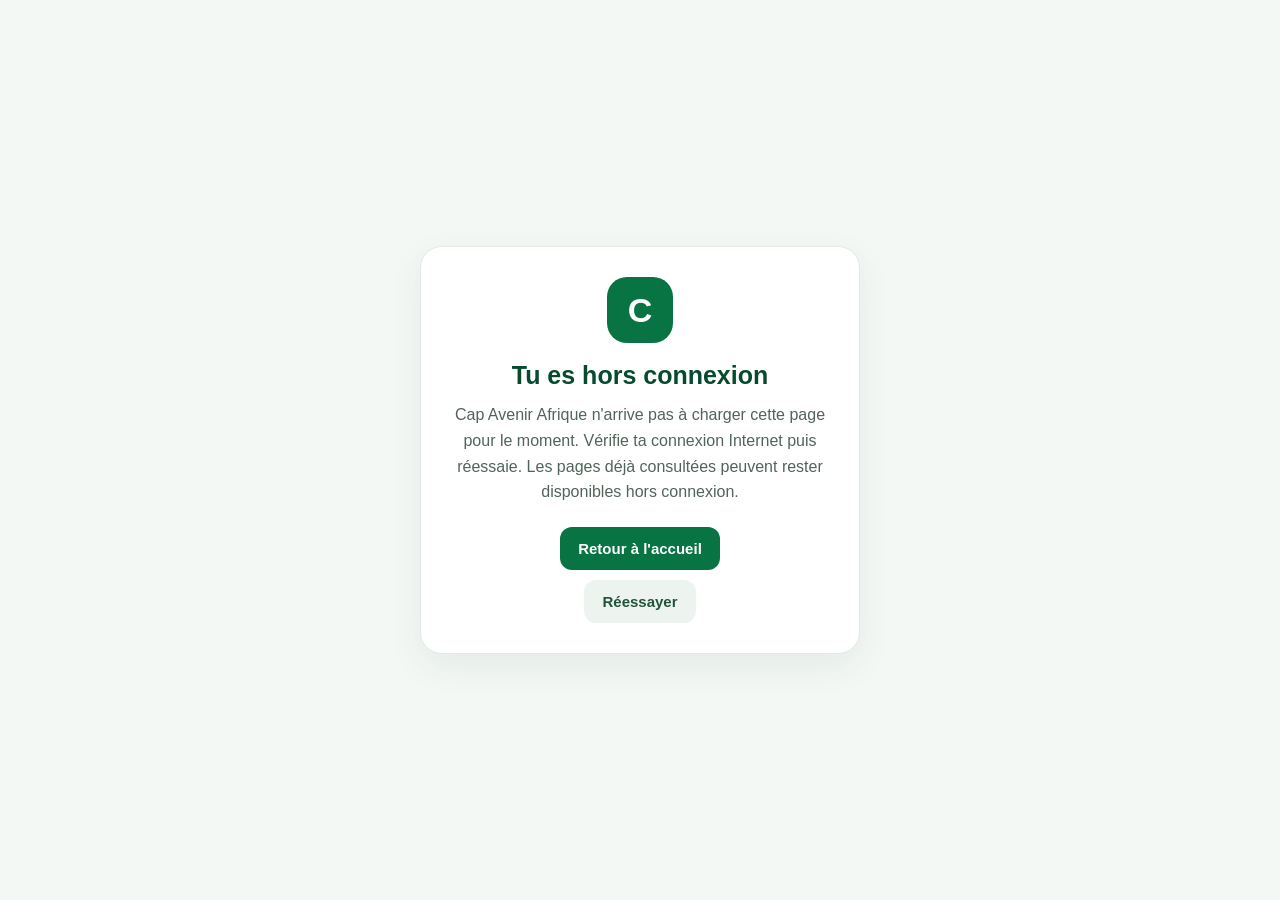
<file: offline.html>
<!doctype html>
<html lang="fr">
<head>
  <meta charset="utf-8">
  <meta name="viewport" content="width=device-width, initial-scale=1">
  <meta name="theme-color" content="#087443">
  <link rel="manifest" href="./manifest.webmanifest">
  <title>Hors connexion — Cap Avenir Afrique</title>
  <style>
    :root{color-scheme:light;font-family:Arial,sans-serif;background:#f4f8f5;color:#183329}
    *{box-sizing:border-box}body{margin:0;min-height:100vh;display:grid;place-items:center;padding:24px}
    main{width:min(100%,440px);background:#fff;border:1px solid #e2ebe5;border-radius:22px;padding:30px;text-align:center;box-shadow:0 12px 35px #153b2512}
    .mark{width:66px;height:66px;margin:0 auto 18px;border-radius:20px;background:#087443;color:white;display:grid;place-items:center;font-size:34px;font-weight:800}
    h1{font-size:25px;margin:0 0 12px;color:#064b2e}p{line-height:1.6;color:#52645a;margin:0 0 22px}
    a,button{display:inline-block;border:0;border-radius:12px;padding:13px 18px;font-weight:700;text-decoration:none;font-size:15px;cursor:pointer}
    a{background:#087443;color:#fff}button{background:#edf4ef;color:#24533b;margin-top:10px}
  </style>
</head>
<body>
  <main>
    <div class="mark">C</div>
    <h1>Tu es hors connexion</h1>
    <p>Cap Avenir Afrique n'arrive pas à charger cette page pour le moment. Vérifie ta connexion Internet puis réessaie. Les pages déjà consultées peuvent rester disponibles hors connexion.</p>
    <a href="./index.html">Retour à l'accueil</a><br>
    <button type="button" onclick="location.reload()">Réessayer</button>
  </main>
</body>
</html>
</file>
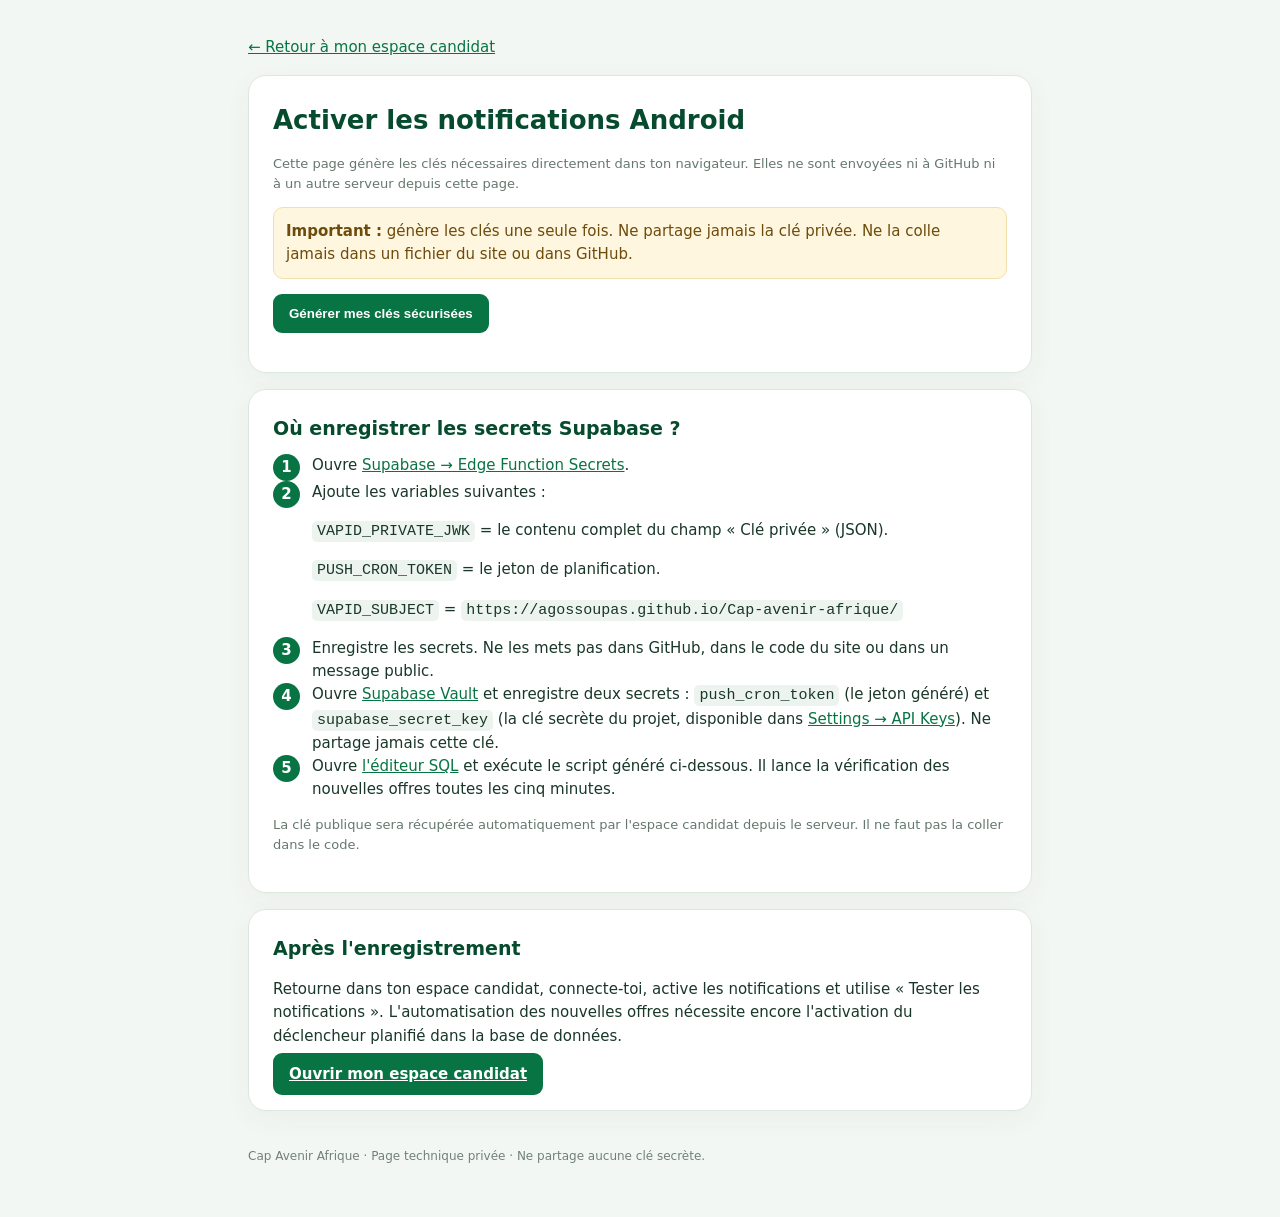
<file: push-setup.html>
<!doctype html>
<html lang="fr"><head><meta charset="utf-8"><meta name="viewport" content="width=device-width,initial-scale=1"><meta name="robots" content="noindex,nofollow"><meta name="theme-color" content="#064b2e"><title>Configuration des notifications | Cap Avenir Afrique</title>
<style>
*{box-sizing:border-box}body{margin:0;background:#f3f7f4;color:#193729;font:15px system-ui,-apple-system,Segoe UI,sans-serif;line-height:1.55}.wrap{max-width:820px;margin:36px auto;padding:0 18px}.card{background:white;border:1px solid #dce8df;border-radius:18px;padding:24px;margin:16px 0;box-shadow:0 8px 28px #123d2b0b}h1,h2{color:#064b2e}h1{font-size:26px;margin:0 0 8px}h2{font-size:19px;margin:0 0 10px}.muted{color:#65786d;font-size:13px}.btn{border:0;border-radius:9px;padding:12px 16px;background:#087443;color:white;font-weight:800;cursor:pointer}.btn.secondary{background:#eaf5ee;color:#064b2e}textarea,input{width:100%;border:1px solid #dce8df;border-radius:9px;padding:12px;font:12px ui-monospace,monospace;margin:7px 0 12px}textarea{min-height:100px;overflow-wrap:anywhere}code{background:#edf4ef;padding:2px 5px;border-radius:5px;overflow-wrap:anywhere}.warning{background:#fff6df;border:1px solid #f2dfab;padding:12px;border-radius:10px;color:#6d4b0c}.success{background:#eaf5ee;padding:12px;border-radius:10px}.step{display:flex;gap:12px;align-items:flex-start}.num{background:#087443;color:white;border-radius:50%;width:27px;height:27px;display:grid;place-items:center;flex:none;font-weight:800}a{color:#087443}footer{font-size:12px;color:#718178;padding:20px 0}
</style></head><body><main class="wrap">
<a href="espace-candidat.html">← Retour à mon espace candidat</a>
<div class="card"><h1>Activer les notifications Android</h1><p class="muted">Cette page génère les clés nécessaires directement dans ton navigateur. Elles ne sont envoyées ni à GitHub ni à un autre serveur depuis cette page.</p>
<div class="warning"><strong>Important :</strong> génère les clés une seule fois. Ne partage jamais la clé privée. Ne la colle jamais dans un fichier du site ou dans GitHub.</div>
<p><button class="btn" id="generate">Générer mes clés sécurisées</button></p><div id="result" hidden>
<h2>1. Clé privée VAPID — à garder secrète</h2><textarea id="private" readonly></textarea><button class="btn secondary" data-copy="private">Copier la clé privée</button>
<h2 style="margin-top:22px">2. Jeton de planification — à garder secret</h2><textarea id="cron" readonly></textarea><button class="btn secondary" data-copy="cron">Copier le jeton</button>
<h2 style="margin-top:22px">3. Clé publique</h2><textarea id="public" readonly></textarea><button class="btn secondary" data-copy="public">Copier la clé publique</button>
<h2 style="margin-top:22px">4. Script SQL pour programmer l'envoi automatique</h2><p class="muted">Après avoir enregistré le jeton dans Supabase Vault sous le nom <code>push_cron_token</code>, copie ce script dans l'éditeur SQL du projet.</p><textarea id="sql" readonly></textarea><button class="btn secondary" data-copy="sql">Copier le script SQL</button>
<div class="success" style="margin-top:16px">Garde ces valeurs dans un endroit sûr avant de fermer cette page. La clé publique pourra être utilisée par l'application ; les deux autres valeurs restent secrètes.</div></div>
</div>
<div class="card"><h2>Où enregistrer les secrets Supabase ?</h2>
<div class="step"><span class="num">1</span><div>Ouvre <a href="https://supabase.com/dashboard/project/fhqppofwnoxiexnxivfx/functions/secrets" target="_blank" rel="noopener">Supabase → Edge Function Secrets</a>.</div></div>
<div class="step"><span class="num">2</span><div>Ajoute les variables suivantes :<p><code>VAPID_PRIVATE_JWK</code> = le contenu complet du champ « Clé privée » (JSON).</p><p><code>PUSH_CRON_TOKEN</code> = le jeton de planification.</p><p><code>VAPID_SUBJECT</code> = <code>https://agossoupas.github.io/Cap-avenir-afrique/</code></p></div></div>
<div class="step"><span class="num">3</span><div>Enregistre les secrets. Ne les mets pas dans GitHub, dans le code du site ou dans un message public.</div></div>
<div class="step"><span class="num">4</span><div>Ouvre <a href="https://supabase.com/dashboard/project/fhqppofwnoxiexnxivfx/vault/secrets" target="_blank" rel="noopener">Supabase Vault</a> et enregistre deux secrets : <code>push_cron_token</code> (le jeton généré) et <code>supabase_secret_key</code> (la clé secrète du projet, disponible dans <a href="https://supabase.com/dashboard/project/fhqppofwnoxiexnxivfx/settings/api-keys" target="_blank" rel="noopener">Settings → API Keys</a>). Ne partage jamais cette clé.</div></div>
<div class="step"><span class="num">5</span><div>Ouvre <a href="https://supabase.com/dashboard/project/fhqppofwnoxiexnxivfx/editor" target="_blank" rel="noopener">l'éditeur SQL</a> et exécute le script généré ci-dessous. Il lance la vérification des nouvelles offres toutes les cinq minutes.</div></div>
<p class="muted">La clé publique sera récupérée automatiquement par l'espace candidat depuis le serveur. Il ne faut pas la coller dans le code.</p>
</div>
<div class="card"><h2>Après l'enregistrement</h2><p>Retourne dans ton espace candidat, connecte-toi, active les notifications et utilise « Tester les notifications ». L'automatisation des nouvelles offres nécessite encore l'activation du déclencheur planifié dans la base de données.</p><a class="btn" href="espace-candidat.html">Ouvrir mon espace candidat</a></div>
<footer>Cap Avenir Afrique · Page technique privée · Ne partage aucune clé secrète.</footer>
</main><script>
const $=id=>document.getElementById(id);
function b64url(bytes){let binary="";for(const b of bytes)binary+=String.fromCharCode(b);return btoa(binary).replace(/\+/g,"-").replace(/\//g,"_").replace(/=+$/,"")}
$("generate").addEventListener("click",async()=>{
 const button=$("generate");button.disabled=true;button.textContent="Génération…";
 try{
  const pair=await crypto.subtle.generateKey({name:"ECDSA",namedCurve:"P-256"},true,["sign","verify"]);
  const jwk=await crypto.subtle.exportKey("jwk",pair.privateKey);
  const privateJwk={kty:jwk.kty,crv:jwk.crv,x:jwk.x,y:jwk.y,d:jwk.d,ext:true,key_ops:["sign"]};
  const raw=new Uint8Array(65);raw[0]=4;
  const x=Uint8Array.from(atob(jwk.x.replace(/-/g,"+").replace(/_/g,"/")+"=="),c=>c.charCodeAt(0));
  const y=Uint8Array.from(atob(jwk.y.replace(/-/g,"+").replace(/_/g,"/")+"=="),c=>c.charCodeAt(0));
  raw.set(x,1);raw.set(y,33);
  const token=new Uint8Array(32);crypto.getRandomValues(token);
  $("private").value=JSON.stringify(privateJwk);
  $("public").value=b64url(raw);
  $("cron").value=b64url(token);
  $("sql").value=`create extension if not exists pg_cron;
create extension if not exists pg_net;
select cron.unschedule(jobid) from cron.job where jobname = 'cap-avenir-push-dispatch';
select cron.schedule(
  'cap-avenir-push-dispatch',
  '*/5 * * * *',
  $
  select net.http_post(
    url := 'https://fhqppofwnoxiexnxivfx.supabase.co/functions/v1/push-notifications',
    headers := jsonb_build_object(
      'Content-Type', 'application/json',
      'apikey', (select decrypted_secret from vault.decrypted_secrets where name = 'supabase_secret_key'),
      'x-push-cron-token', (select decrypted_secret from vault.decrypted_secrets where name = 'push_cron_token')
    ),
    body := '{"action":"dispatch"}'::jsonb
  );
  $
);`;
  $("result").hidden=false;button.textContent="Clés générées";
 }catch(error){alert("La génération a échoué : "+error.message);button.disabled=false;button.textContent="Réessayer"}
});
document.querySelectorAll("[data-copy]").forEach(button=>button.addEventListener("click",async()=>{
 const value=$(button.dataset.copy).value;
 try{await navigator.clipboard.writeText(value);button.textContent="Copié !";setTimeout(()=>button.textContent="Copier",1500)}
 catch(_){$(button.dataset.copy).focus();$(button.dataset.copy).select();alert("Sélectionne le texte puis copie-le manuellement.")}
}));
</script></body></html>
</file>
<file: cap-avenir-afrique-theme-bleu-nuit-or.css>
/* Cap Avenir Afrique — identité visuelle unifiée : bleu nuit, ivoire et or */
:root{
 --caa-navy:#101b3d;--caa-navy-2:#172653;--caa-navy-3:#22366d;
 --caa-gold:#e7b84b;--caa-gold-light:#fff4d6;--caa-paper:#f6f7fb;
 --caa-ink:#202943;--caa-muted:#65708a;--caa-line:#e3e7f0;--caa-white:#fff;
 --caa-shadow:0 14px 38px rgba(16,27,61,.09);--caa-radius:18px;
}
*{box-sizing:border-box}
html{scroll-behavior:smooth}
body{background:var(--caa-paper)!important;color:var(--caa-ink)!important;font-family:"DM Sans",Arial,sans-serif!important;line-height:1.7}
a{color:var(--caa-navy)}
a:focus-visible,button:focus-visible,input:focus-visible,select:focus-visible,textarea:focus-visible{outline:3px solid var(--caa-gold)!important;outline-offset:3px}
header{background:linear-gradient(115deg,var(--caa-navy),var(--caa-navy-2))!important;color:#fff!important;border:0!important;box-shadow:0 8px 24px rgba(16,27,61,.12)!important}
header h1,header h2,header p,header .brand-name,header .logo{color:#fff!important}
header .logo{font-family:Manrope,sans-serif!important;font-size:21px!important;font-weight:800!important;text-decoration:none}
header nav{background:transparent!important;display:flex;align-items:center;justify-content:center;gap:10px 20px;flex-wrap:wrap}
header nav a,body>nav a{color:#f7f8fc!important;text-decoration:none!important;font-size:13px!important;font-weight:700!important;padding:8px 10px;border-radius:9px;transition:.2s}
header nav a:hover,body>nav a:hover,header nav a[aria-current="page"],body>nav a[aria-current="page"]{background:#ffffff18!important;color:var(--caa-gold)!important}
body>nav{background:var(--caa-navy-2)!important;color:#fff!important;padding:12px 5%!important;display:flex;justify-content:center;align-items:center;gap:10px 20px;flex-wrap:wrap;box-shadow:0 5px 18px rgba(16,27,61,.08)}
.hero{background:radial-gradient(circle at 85% 15%,#34477d 0,transparent 28%),linear-gradient(120deg,#101b3d,#22366d)!important;color:#fff!important;padding:58px 5%!important;text-align:center}
.hero h1,.hero h2{color:#fff!important;font-family:Manrope,sans-serif!important;line-height:1.2!important;letter-spacing:-.7px}
.hero p{color:#e2e7f4!important;max-width:780px;margin:10px auto!important}
main,.container{width:min(92%,1120px)!important;max-width:1120px!important;margin:34px auto!important}
.section,.panel,.card,.info-box,.step,.faq-item,.about-panel,.category,.offer-card{background:#fff!important;border:1px solid var(--caa-line)!important;border-radius:var(--caa-radius)!important;box-shadow:var(--caa-shadow)!important}
.section,.panel{padding:25px!important;margin-bottom:22px}
main>section{margin-bottom:25px}
h1,h2,h3{font-family:Manrope,"DM Sans",sans-serif}
h2,.panel h2,.section h2,.results-heading{color:var(--caa-navy)!important;line-height:1.3}
h3{color:var(--caa-navy-2)}
p,li{color:inherit}
body main p{color:var(--caa-muted)}
.filters{display:flex!important;gap:12px!important;flex-wrap:wrap!important;margin:16px 0!important}
.filters input,.filters select,.search-panel input,input[type="search"],input[type="text"],select,textarea{min-height:46px;border:1px solid #d8deeb!important;border-radius:11px!important;padding:11px 13px!important;background:#fff!important;color:var(--caa-ink)!important;font:500 14px "DM Sans",sans-serif!important;box-shadow:none!important}
.filters input{flex:1;min-width:180px}
button,.button,.related-links a.button{border:0!important;border-radius:11px!important;background:var(--caa-navy)!important;color:#fff!important;font-weight:800!important;padding:11px 17px!important;text-decoration:none!important;transition:transform .18s,background .18s}
button:hover,.button:hover,.related-links a.button:hover{background:var(--caa-navy-3)!important;transform:translateY(-1px)}
.button-secondary,.secondary,.related-links a.button-secondary{background:var(--caa-gold)!important;border-color:var(--caa-gold)!important;color:var(--caa-navy)!important}
.button-secondary:hover,.secondary:hover,.related-links a.button-secondary:hover{background:#d6a63c!important;color:var(--caa-navy)!important}
.notice{background:#fff8e8!important;border:1px solid #f0dfb7!important;border-left:4px solid var(--caa-gold)!important;border-radius:12px!important;padding:15px 17px!important;color:#655022!important}
.message{background:#fff!important;border:1px dashed #cbd3e4!important;border-radius:14px!important;padding:24px!important;color:var(--caa-muted)!important}
.badge,.pill{display:inline-block;background:var(--caa-gold-light)!important;color:#75520b!important;border-radius:30px!important;padding:5px 10px!important;font-size:11px!important;font-weight:800!important}
.meta,.results-info,.section-sub{color:var(--caa-muted)!important}
.info-grid,.intro-grid,.steps{gap:16px!important}
.info-box,.step{padding:20px!important}
.tips-list li,.checklist li{margin:8px 0}
footer{background:var(--caa-navy)!important;color:#e8edf8!important;padding:34px 5%!important}
footer p,footer a{color:#d8deed!important}
footer a:hover{color:var(--caa-gold)!important}
footer .footer-links{display:flex;gap:12px 18px;flex-wrap:wrap}
#resultats,#dernieresOffres{scroll-margin-top:20px}
#resultats .card,#resultats article{margin:14px 0}
@media(max-width:700px){
 header{padding:16px 4%!important;gap:12px!important;flex-direction:column}
 header nav,body>nav{gap:6px 8px!important;padding:10px 3%!important}
 header nav a,body>nav a{font-size:12px!important;padding:7px 8px!important}
 .hero{padding:42px 5%!important}
 main,.container{width:92%!important;margin:22px auto!important}
 .section,.panel{padding:18px!important}
 .filters{display:grid!important;grid-template-columns:1fr!important}
 .filters input,.filters select{width:100%;min-width:0}
}
@media(prefers-reduced-motion:reduce){html{scroll-behavior:auto}*,*::before,*::after{transition:none!important}}

/* Ajustements propres à l'accueil */
.topbar{background:var(--caa-navy)!important;color:#e8edf8!important}
.topbar strong{color:var(--caa-gold)!important}
.brand-mark{background:linear-gradient(145deg,var(--caa-navy-3),var(--caa-navy))!important;box-shadow:0 7px 18px rgba(16,27,61,.25)!important}
.brand-name{color:#fff!important}
.brand-name small{color:#d8deed!important}
.nav-cta{background:var(--caa-gold)!important;color:var(--caa-navy)!important}
button.search-button,.search-button{background:var(--caa-gold)!important;color:var(--caa-navy)!important}
button.search-button:hover,.search-button:hover{background:#d6a63c!important;color:var(--caa-navy)!important}
</file>
<file: refonte.css>
/* Cap Avenir Afrique — refonte visuelle légère et cohérente */
:root{
  --caa-green:#087443;--caa-green-dark:#064b2e;--caa-green-soft:#eaf5ee;
  --caa-ink:#183327;--caa-muted:#65756c;--caa-paper:#f6f9f7;
  --caa-line:#e3ebe6;--caa-gold:#f3bd52;--caa-white:#fff;
  --caa-shadow:0 8px 24px rgba(16,55,34,.06);
}
html{scroll-behavior:smooth}
body{background:var(--caa-paper)!important;color:var(--caa-ink)!important;font-family:"DM Sans",Arial,sans-serif!important;line-height:1.6!important}
h1,h2,h3{font-family:Manrope,"DM Sans",Arial,sans-serif}
h2{font-size:clamp(21px,3vw,28px)!important;line-height:1.25!important}
p{line-height:1.65}
a:focus-visible,button:focus-visible,input:focus-visible,select:focus-visible,textarea:focus-visible{outline:3px solid var(--caa-gold)!important;outline-offset:3px}
header{background:#fff!important;color:var(--caa-ink)!important;border-bottom:1px solid var(--caa-line)!important;box-shadow:0 3px 14px rgba(16,55,34,.04)!important}
header h1,header h2,header h3,header p,header .brand-name,header .logo{color:var(--caa-green-dark)!important}
header nav{background:transparent!important}
header nav a,body>nav a{color:#405449!important;text-decoration:none!important;font-size:13px!important;font-weight:700!important;padding:8px 10px!important;border-radius:9px!important}
header nav a:hover,body>nav a:hover,header nav a[aria-current=page],body>nav a[aria-current=page]{background:var(--caa-green-soft)!important;color:var(--caa-green-dark)!important}
body>nav{background:#fff!important;color:var(--caa-ink)!important;border-bottom:1px solid var(--caa-line)!important;box-shadow:none!important}
.hero{background:linear-gradient(120deg,#064b2e,#087443)!important;color:#fff!important}
.hero h1,.hero h2,.hero p{color:#fff!important}
main,.container{max-width:1080px!important}
main>section,.section,.panel{border-radius:16px!important}
.section,.panel,.card,.info-box,.step,.about-panel,.category,.offer-card,.faq,.intro,.article-section,.checklist{box-shadow:var(--caa-shadow)!important;border:1px solid var(--caa-line)!important}
h2,.panel h2,.section h2,.results-heading,h3{color:var(--caa-green-dark)!important}
main p,main li,.meta,.results-info,.section-sub{color:var(--caa-muted)}
input,select,textarea,.filters input{border:1px solid #d9e4dc!important;border-radius:10px!important;min-height:44px}
button,.button,.cta{background:var(--caa-green)!important;color:#fff!important;border-radius:10px!important}
button:hover,.button:hover,.cta:hover{background:var(--caa-green-dark)!important}
.badge,.pill{background:var(--caa-green-soft)!important;color:var(--caa-green-dark)!important}
.notice{background:#fff8e8!important;border-color:#f0dfb7!important;color:#655022!important}
footer{background:#103b29!important;color:#e8f2ec!important}
footer p,footer a{color:#d7e7dc!important}
.topbar{background:var(--caa-green-dark)!important}
.brand-mark,.mark{background:var(--caa-green)!important}
.nav-cta{background:var(--caa-green)!important;color:#fff!important}
#dernieresOffres,#resultats{gap:14px!important}
#dernieresOffres .offer-card,#resultats .card{border-radius:14px!important;padding:18px!important}
@media(max-width:700px){
  header{position:relative!important;display:flex!important;flex-direction:column!important;align-items:stretch!important;padding:13px 4%!important;gap:10px!important}
  header nav,body>nav{display:flex!important;justify-content:flex-start!important;flex-wrap:nowrap!important;overflow-x:auto!important;white-space:nowrap!important;gap:5px!important;padding:8px 0!important;scrollbar-width:thin}
  header nav a,body>nav a{flex:0 0 auto!important;font-size:12px!important;padding:8px 9px!important}
  .hero{padding:38px 5%!important;text-align:left!important}
  .hero h1{font-size:clamp(27px,8vw,36px)!important;letter-spacing:-.7px!important}
  .hero p{font-size:14px!important}
  main,.container{width:92%!important;margin:20px auto!important;padding-left:0!important;padding-right:0!important}
  .section,.panel,.card,.intro,.article-section,.checklist,.faq{padding:17px!important}
  .filters{display:grid!important;grid-template-columns:1fr!important}
  .filters input,.filters select{width:100%!important;min-width:0!important}
  .category-grid{grid-template-columns:repeat(2,minmax(0,1fr))!important;gap:9px!important}
  .category{min-height:0!important;padding:13px!important}
  #dernieresOffres{grid-template-columns:1fr!important}
  .stats{grid-template-columns:1fr!important}
  .about-grid{grid-template-columns:1fr!important;gap:18px!important}
  .steps{grid-template-columns:1fr!important}
}
@media(prefers-reduced-motion:reduce){html{scroll-behavior:auto}*,*::before,*::after{transition:none!important}}


/* Navigation hamburger et accueil épuré */
.site-header{position:sticky!important;top:0!important;z-index:100!important;min-height:72px!important;display:flex!important;flex-direction:row!important;align-items:center!important;justify-content:space-between!important;gap:16px!important;padding:12px 5%!important}
.menu-toggle{width:46px!important;height:44px!important;display:flex!important;flex-direction:column!important;align-items:center!important;justify-content:center!important;gap:5px!important;padding:9px!important;background:#fff!important;border:1px solid var(--caa-line)!important;border-radius:12px!important;cursor:pointer!important;box-shadow:none!important}
.menu-toggle span{display:block!important;width:21px!important;height:2px!important;background:var(--caa-green-dark)!important;border-radius:3px!important;transition:transform .2s,opacity .2s!important}
.menu-toggle.is-open span:first-child{transform:translateY(7px) rotate(45deg)!important}
.menu-toggle.is-open span:nth-child(2){opacity:0!important}
.menu-toggle.is-open span:last-child{transform:translateY(-7px) rotate(-45deg)!important}
.site-menu{position:absolute!important;right:5%!important;top:calc(100% + 8px)!important;width:min(310px,90vw)!important;display:flex!important;flex-direction:column!important;align-items:stretch!important;gap:3px!important;padding:12px!important;background:#fff!important;border:1px solid var(--caa-line)!important;border-radius:16px!important;box-shadow:0 18px 45px rgba(16,55,34,.16)!important}
.site-menu[hidden]{display:none!important}
.site-menu a{display:block!important;padding:12px 13px!important;border-radius:9px!important;color:var(--caa-ink)!important;font-size:14px!important;text-decoration:none!important}
.site-menu a:hover,.site-menu a[aria-current=page]{background:var(--caa-green-soft)!important;color:var(--caa-green-dark)!important}
.home-primary-cta,.home-secondary-cta{display:inline-flex!important;align-items:center!important;justify-content:center!important;gap:10px!important;width:max-content!important;max-width:100%!important;padding:13px 19px!important;border-radius:11px!important;background:var(--caa-gold)!important;color:#26351e!important;font-weight:800!important;text-decoration:none!important}
.home-primary-cta{margin-top:4px!important}
.home-primary-cta:hover,.home-secondary-cta:hover{filter:brightness(.96)!important;transform:translateY(-1px)!important}
.home-discover{padding:42px 0!important;background:#fff!important;border-bottom:1px solid var(--caa-line)!important}
.home-discover-inner{display:flex!important;align-items:center!important;justify-content:space-between!important;gap:24px!important}
.home-discover h2{max-width:650px!important}
.home-discover .section-sub{max-width:650px!important}
.home-secondary-cta{background:var(--caa-green)!important;color:#fff!important;white-space:nowrap!important}
@media(max-width:700px){
 .site-header{position:sticky!important;flex-direction:row!important;align-items:center!important;padding:11px 4%!important}
 .site-header .brand{min-width:0!important}
 .site-header .brand-name{font-size:15px!important}
 .site-header .brand-name small{font-size:8px!important;letter-spacing:1px!important}
 .site-header .brand-mark{width:38px!important;height:38px!important}
 .site-menu{right:4%!important;top:calc(100% + 5px)!important}
 .home-primary-cta{width:100%!important}
 .home-discover{padding:30px 0!important}
 .home-discover-inner{align-items:flex-start!important;flex-direction:column!important;gap:16px!important}
 .home-secondary-cta{width:100%!important;white-space:normal!important}
}
</file>
